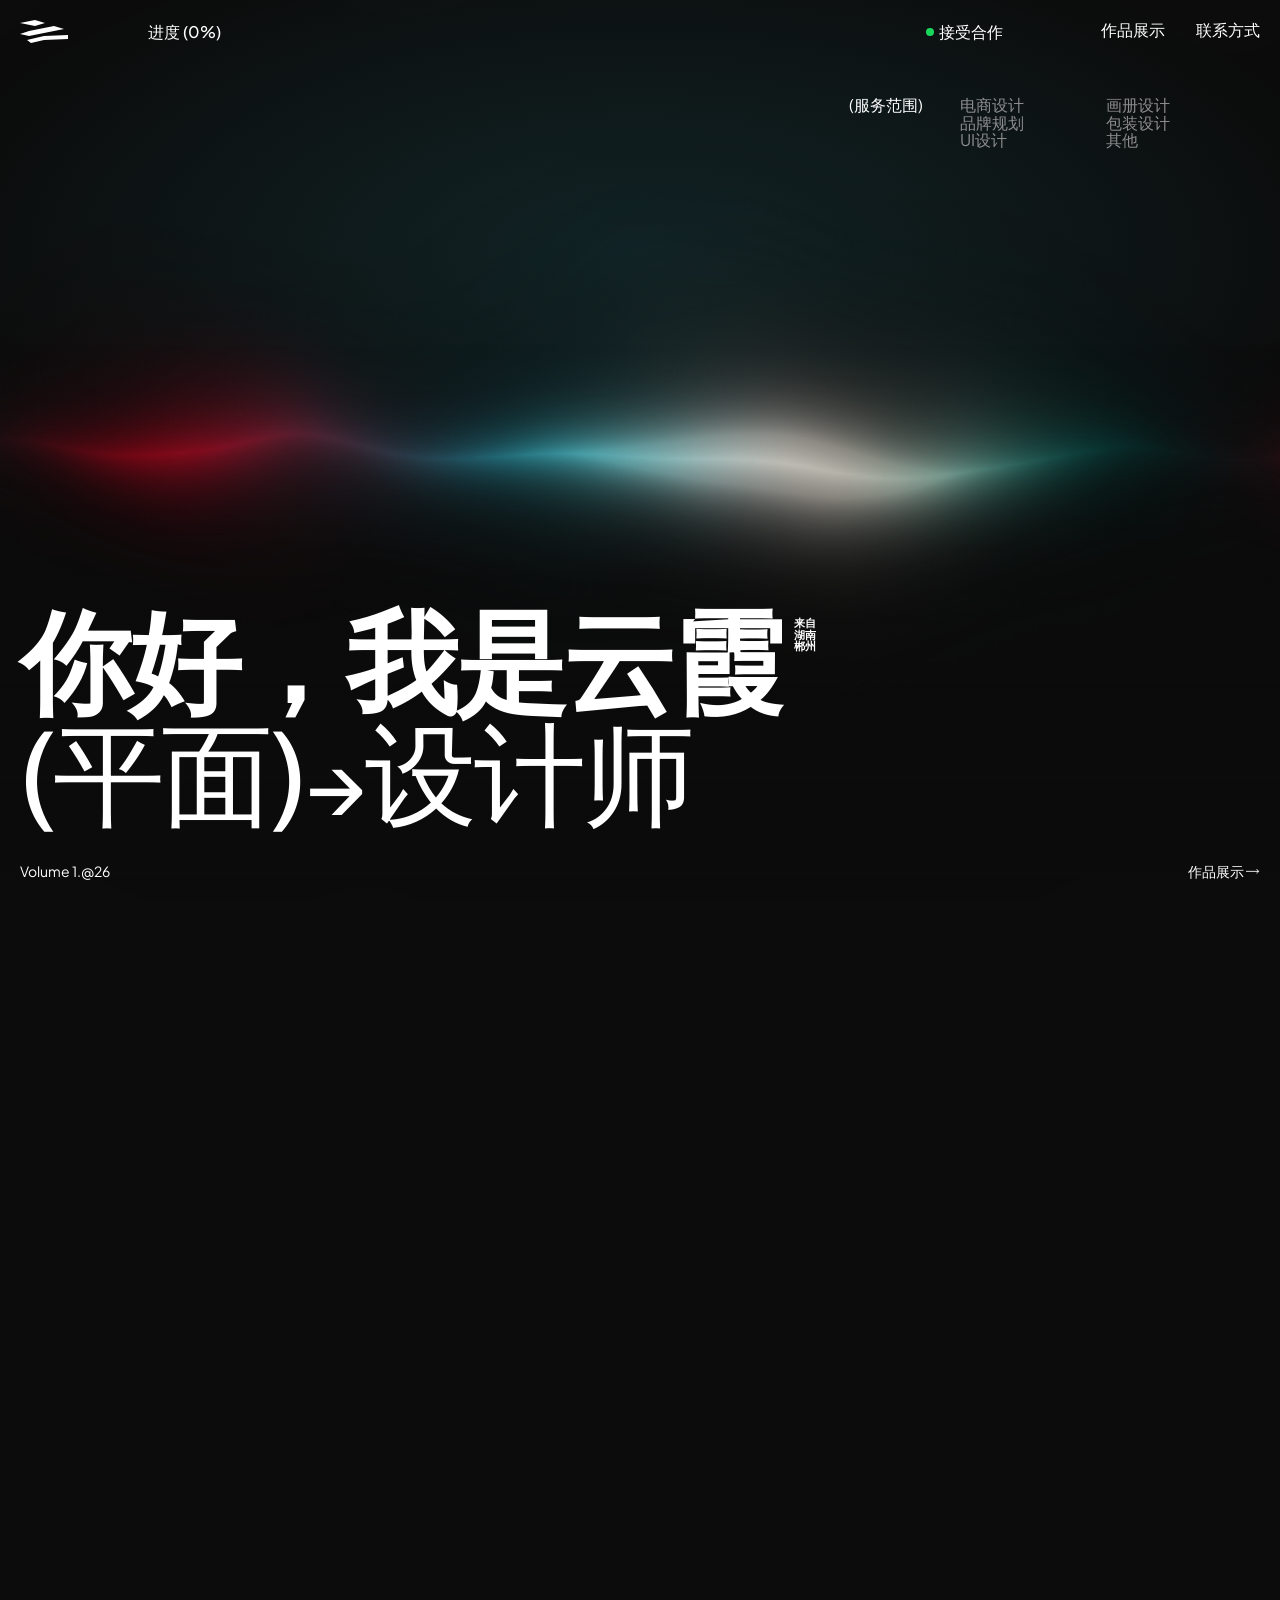
<file: index.html>
<!doctype html>
<html lang="zh-CN">
  <head>
    <meta charset="UTF-8" />
    <meta name="viewport" content="width=device-width, initial-scale=1.0" />
    <meta
      name="description"
      content="AIGC 视觉设计师个人作品集：生成图像、动态影像与艺术指导。"
    />
    <meta name="theme-color" content="#0c0c0c" />
    <title>AIGC Visual Designer — Portfolio</title>
    <link
      rel="icon"
      href="data:image/svg+xml,%3Csvg xmlns='http://www.w3.org/2000/svg' viewBox='0 0 64 64'%3E%3Crect width='64' height='64' fill='%230c0c0c'/%3E%3Cpath d='M10 14 31 10l23 4v5L30 22 10 19Zm0 24 21-4 23 4v5l-23 4-21-4Z' fill='%23fff'/%3E%3C/svg%3E"
    />
    <link rel="stylesheet" href="./styles.css" />
  </head>
  <body>
    <div class="page-progress" aria-hidden="true"><span data-progress-bar></span></div>

    <header class="topbar">
      <a class="brand-mark cursor-target" href="#top" data-home aria-label="返回首页" data-cursor-label="回到顶部">
        <svg viewBox="0 0 48 24" aria-hidden="true">
          <path d="M0 3 15 0l10 3-10 3L0 3Zm9 8 25-5 10 3-35 7-9-2 9-3Zm15 5 24-1v4l-24 1-13 3-4-3 17-4Z" />
        </svg>
      </a>
      <p class="scroll-status">进度 <span data-progress-text>(0%)</span></p>
      <p class="availability"><i></i>接受合作</p>
      <nav aria-label="主导航">
        <a class="cursor-target" href="#other-works" data-jump="playground" data-cursor-label="作品展示">作品展示</a>
        <a class="cursor-target" href="#contact" data-jump="contact" data-cursor-label="联系方式">联系方式</a>
      </nav>
    </header>

    <main class="scroll-stage" data-stage>
      <div class="sticky-viewport">
        <div class="horizontal-track" data-track>
          <section class="hero" id="top" aria-labelledby="hero-title">
            <div class="soft-aurora" data-soft-aurora aria-hidden="true">
              <canvas class="soft-aurora__canvas"></canvas>
            </div>
            <div class="services">
              <span class="muted-label">(服务范围)</span>
              <ul>
                <li><span class="long-label">电商设计</span><span class="short-label">电商设计</span></li>
                <li><span class="long-label">画册设计</span><span class="short-label">画册设计</span></li>
                <li><span class="long-label">品牌规划</span><span class="short-label">品牌规划</span></li>
                <li><span class="long-label">包装设计</span><span class="short-label">包装设计</span></li>
                <li><span class="long-label">UI设计</span><span class="short-label">UI设计</span></li>
                <li><span class="long-label">其他</span><span class="short-label">其他</span></li>
              </ul>
            </div>

            <div class="hero-content">
              <div class="hero-name-row">
                <h1 id="hero-title">你好，我是云霞</h1>
                <p class="from">
                  来自<br />
                  湖南<br />
                  郴州
                </p>
              </div>
              <div class="hero-role">
                <span>(平面)</span><b>→</b><span>设计师</span>
              </div>
            </div>

            <div class="hero-footer">
              <span>Volume 1.@26</span>
              <button class="cursor-target" type="button" data-enter-work data-cursor-label="查看项目">作品展示 ⟶</button>
            </div>
          </section>

          <div class="project-spacer" aria-hidden="true"></div>

          <section class="projects" id="work" aria-label="精选项目">
            <article class="project" data-project="01" data-reveal-project>
              <a class="project-link" href="./works/fengwu/" aria-label="查看风物项目">
                <img class="project-art" src="./assets/project-bloom.svg" alt="" />
                <span class="project-number">01</span>
                <div class="project-copy cursor-target" data-cursor-label="查看项目">
                  <span>(2026)</span>
                  <h2>风物</h2>
                </div>
                <div class="project-services">
                  <span>电商视觉</span>
                  <span>视觉设计师</span>
                </div>
                <span class="project-arrow" aria-hidden="true">↗</span>
              </a>
            </article>

            <article class="project" data-project="02">
              <a class="project-link" href="./works/ceyin/" aria-label="查看册印项目">
                <img class="project-art" src="./assets/project-soft.svg" alt="" />
                <span class="project-number">02</span>
                <div class="project-copy cursor-target" data-cursor-label="查看项目">
                  <span>(2026)</span>
                  <h2>册印</h2>
                </div>
                <div class="project-services">
                  <span>包装&amp;画册</span>
                  <span>平面设计师</span>
                </div>
                <span class="project-arrow" aria-hidden="true">↗</span>
              </a>
            </article>

            <article class="project" data-project="03">
              <a class="project-link" href="./works/biaoshi/" aria-label="查看标识项目">
                <img class="project-art" src="./assets/project-signal.svg" alt="" />
                <span class="project-number">03</span>
                <div class="project-copy cursor-target" data-cursor-label="查看项目">
                  <span>(2025)</span>
                  <h2>标识</h2>
                </div>
                <div class="project-services">
                  <span>品牌设计</span>
                  <span>品牌设计师</span>
                </div>
                <span class="project-arrow" aria-hidden="true">↗</span>
              </a>
            </article>

            <article class="project" data-project="04">
              <a class="project-link" href="./works/jiemian/" aria-label="查看界面项目">
                <img class="project-art" src="./assets/project-eden.svg" alt="" />
                <span class="project-number">04</span>
                <div class="project-copy cursor-target" data-cursor-label="查看项目">
                  <span>(2025)</span>
                  <h2>界面</h2>
                </div>
                <div class="project-services">
                  <span>UI交互</span>
                  <span>UI设计师</span>
                </div>
                <span class="project-arrow" aria-hidden="true">↗</span>
              </a>
            </article>

            <article class="project" data-project="05">
              <a class="project-link" href="./works/yuji/" aria-label="查看余迹项目">
                <img class="project-art" src="./assets/project-chrome.svg" alt="" />
                <span class="project-number">05</span>
                <div class="project-copy cursor-target" data-cursor-label="查看项目">
                  <span>(2024)</span>
                  <h2>余迹</h2>
                </div>
                <div class="project-services">
                  <span>多元设计</span>
                  <span>创意设计师</span>
                </div>
                <span class="project-arrow" aria-hidden="true">↗</span>
              </a>
            </article>
          </section>

          <section class="other-works" id="other-works" aria-labelledby="other-title">
            <header class="other-head">
              <h2 id="other-title">OTHER WORKS</h2>
              <span>SELECTED 2022—2026</span>
            </header>
            <div class="works-table">
              <div class="works-row works-heading" aria-hidden="true">
                <span>Name</span><span>Year</span><span>Services</span>
              </div>
              <a class="works-row cursor-target" href="#contact" data-cursor-label="查看">
                <span>LIQUID FUTURES</span><span>2026</span><span>Art Direction, Generative Image</span>
              </a>
              <a class="works-row cursor-target" href="#contact" data-cursor-label="查看">
                <span>SYNTHETIC FIELD</span><span>2025</span><span>Motion Film, AI Image</span>
              </a>
              <a class="works-row cursor-target" href="#contact" data-cursor-label="查看">
                <span>NEW MATTER</span><span>2025</span><span>Campaign, Creative Direction</span>
              </a>
              <a class="works-row cursor-target" href="#contact" data-cursor-label="查看">
                <span>SOFT ORBIT</span><span>2024</span><span>CGI, Product Visuals</span>
              </a>
              <a class="works-row cursor-target" href="#contact" data-cursor-label="查看">
                <span>CHROME DREAMS</span><span>2024</span><span>Image Series, Art Direction</span>
              </a>
              <a class="works-row cursor-target" href="#contact" data-cursor-label="查看">
                <span>SIGNAL STUDY</span><span>2024</span><span>Visual Identity, AI System</span>
              </a>
              <a class="works-row cursor-target" href="#contact" data-cursor-label="查看">
                <span>FIELD NOTES</span><span>2023</span><span>Editorial, Generative Image</span>
              </a>
              <a class="works-row cursor-target" href="#contact" data-cursor-label="查看">
                <span>NOCTURNE</span><span>2023</span><span>Motion, Sound Direction</span>
              </a>
              <a class="works-row cursor-target" href="#contact" data-cursor-label="查看">
                <span>MATTER / 02</span><span>2022</span><span>Visual Experiment</span>
              </a>
            </div>
          </section>

          <section class="philosophy" aria-labelledby="philosophy-title">
            <h2 id="philosophy-title">
              从想法到画面，<br />
              让设计更有方向
            </h2>

            <div class="philosophy-body">
              <figure class="about-portrait">
                <img src="./assets/about-portrait.svg" alt="AIGC 实验肖像占位" />
              </figure>
              <div class="philosophy-copy">
                <h3>(我的理念)</h3>
                <p>
                  我认为优秀的商业设计始于清晰的策略。我的创作覆盖品牌视觉、海报平面、动态影像，把商业诉求塑造成有目的、有生命力的视觉。
                </p>
                <p>
                  每个项目都从需求与差异化视角出发；工具可以更替，但氛围感、信息逻辑和视觉统一性，是不变的核心。
                </p>
                <h3>(我的方向)</h3>
                <ul class="practice-list">
                  <li>品牌设计</li>
                  <li>电商全案设计</li>
                  <li>线下物料设计</li>
                  <li>其他</li>
                </ul>
              </div>
              <figure class="hobby-art">
                <img src="./assets/hobby.svg" alt="红色生成艺术实验占位" />
              </figure>
            </div>
          </section>

          <section class="contact" id="contact" aria-labelledby="contact-title">
            <div class="contact-black" aria-hidden="true"></div>
            <div class="contact-red">
              <h2 id="contact-title">LET’S ✱<br />CONNECT</h2>
              <div class="contact-intro">
                <p>
                  有设计需求吗？欢迎聊聊，我可以把你的想法变成清晰、有质感的视觉方案。
                </p>
              </div>
              <dl class="contact-profile">
                <div><dt>身份</dt><dd>平面设计师</dd></div>
                <div><dt>方向</dt><dd>AIGC 视觉设计</dd></div>
                <div><dt>状态</dt><dd><i></i>接受合作</dd></div>
              </dl>
              <div class="contact-consult">
                <p class="contact-label">合作咨询</p>
                <a class="cursor-target" href="mailto:3428858775@qq.com" data-cursor-label="写邮件">
                  <span>邮箱</span><b>3428858775@qq.com</b>
                </a>
                <p><span>微信</span><b>vein_July0804</b></p>
                <a class="cursor-target" href="tel:+8617773553775" data-cursor-label="拨打电话">
                  <span>电话</span><b>17773553775</b>
                </a>
              </div>
              <div class="contact-footer">
                <p>站酷账号</p>
                <a class="cursor-target" href="https://www.zcool.com.cn/u/" target="_blank" rel="noreferrer" data-cursor-label="访问主页">
                  www.zcool.com.cn/u/ <span>↗</span>
                </a>
              </div>
            </div>
          </section>
        </div>
      </div>
    </main>

    <script src="./soft-aurora.js"></script>
    <script src="./target-cursor.js"></script>
    <script src="./script.js"></script>
  </body>
</html>
</file>
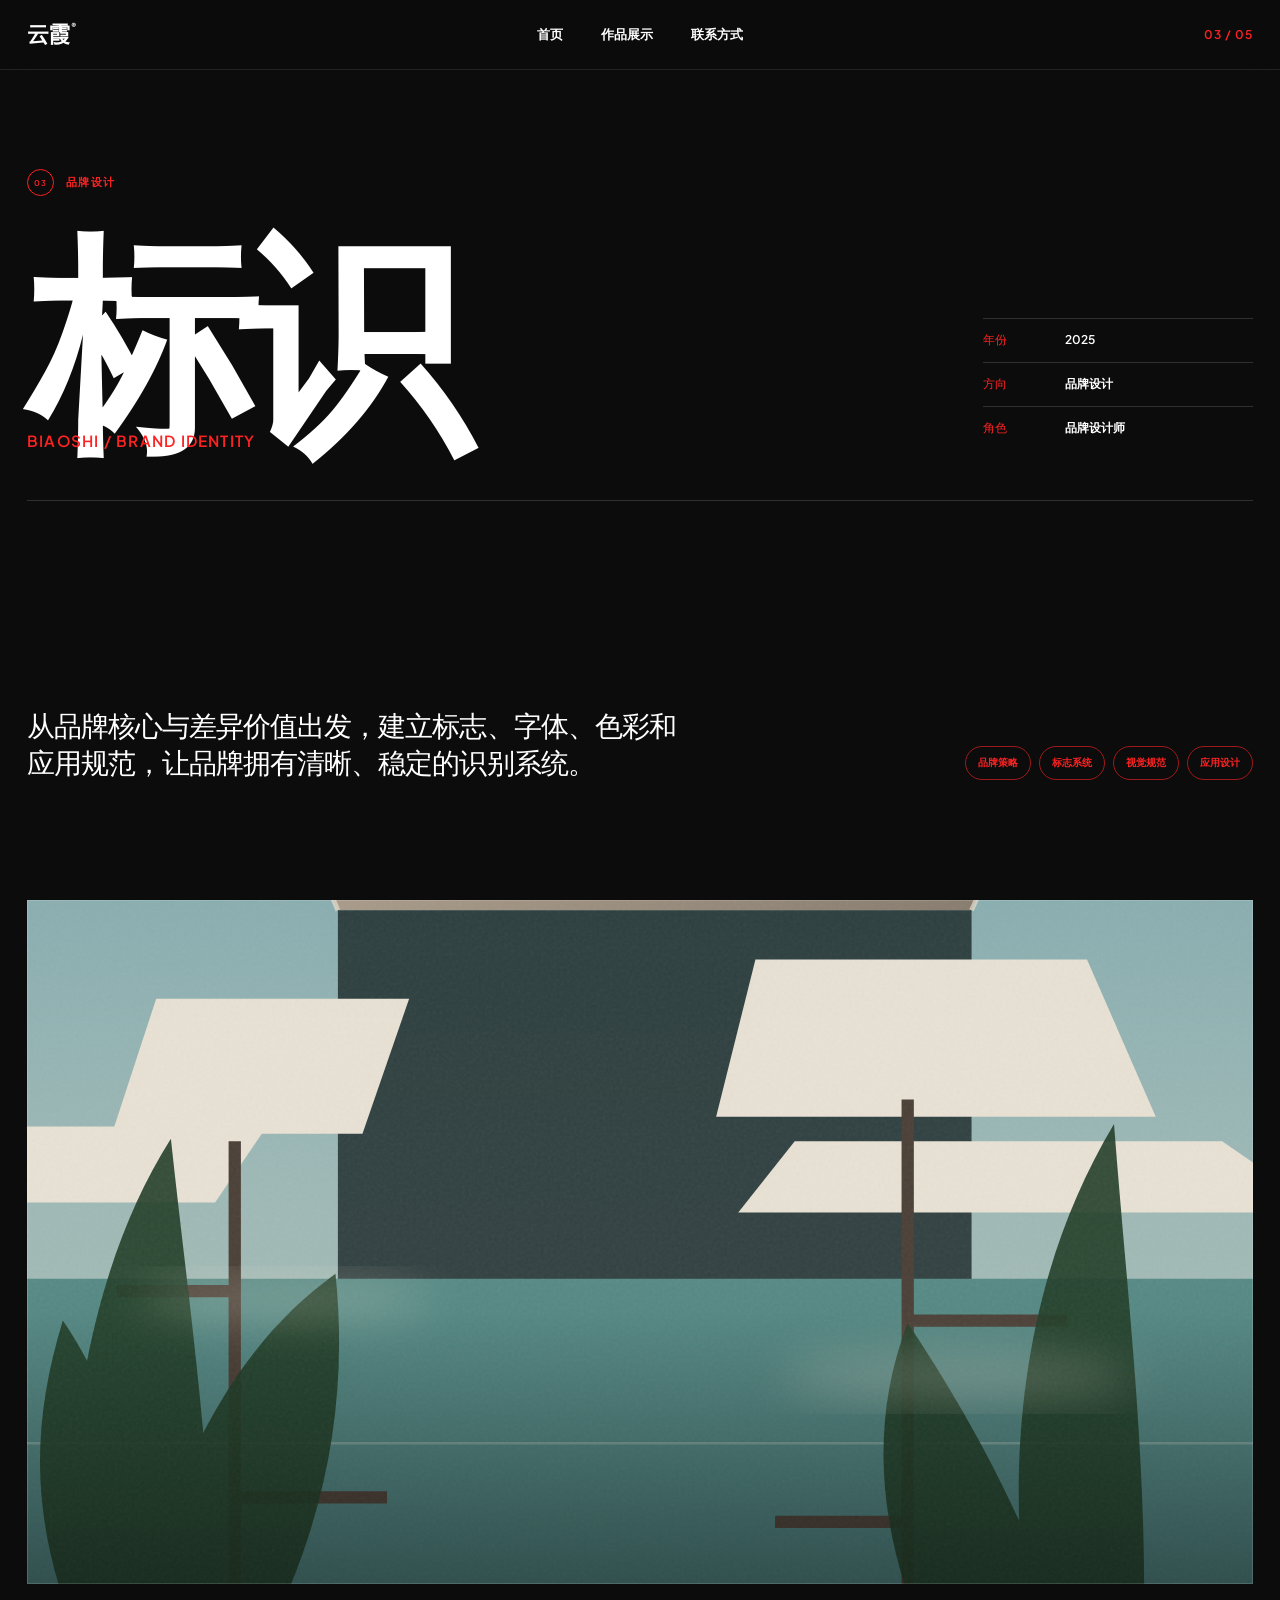
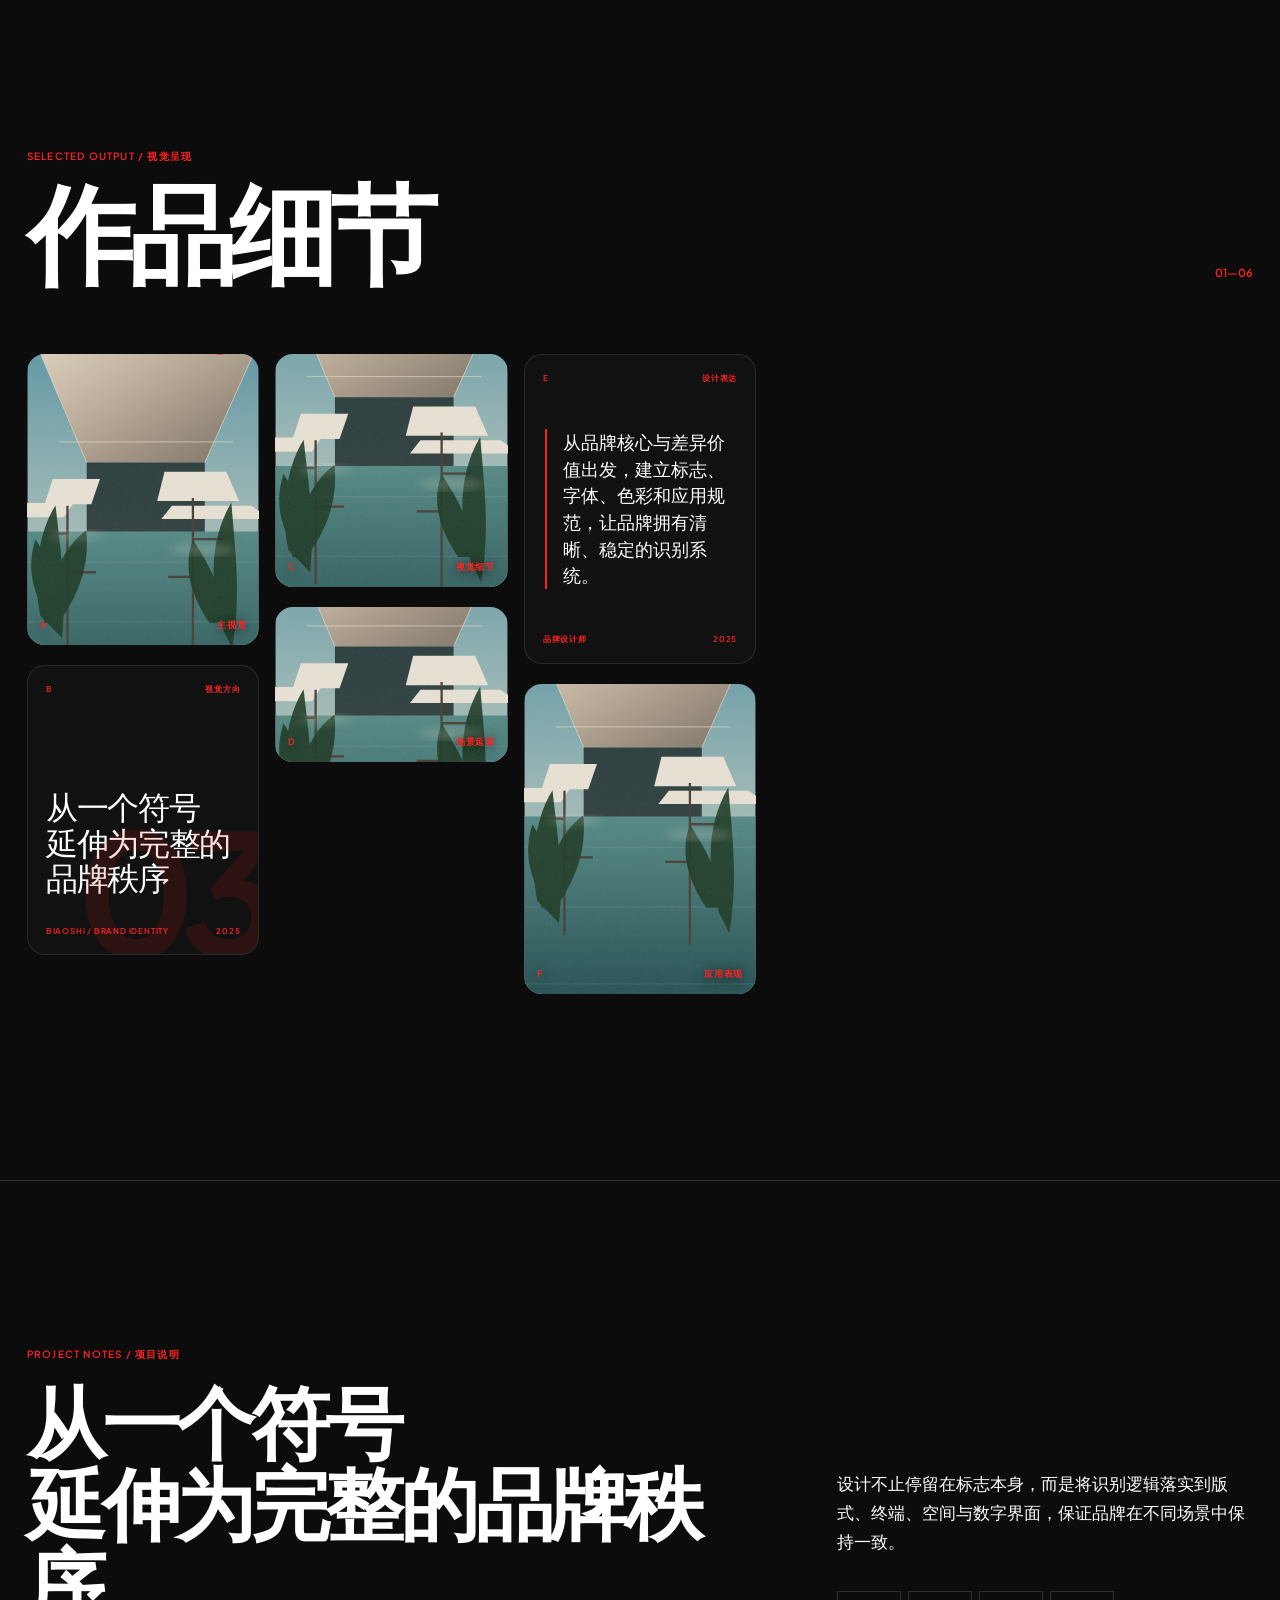
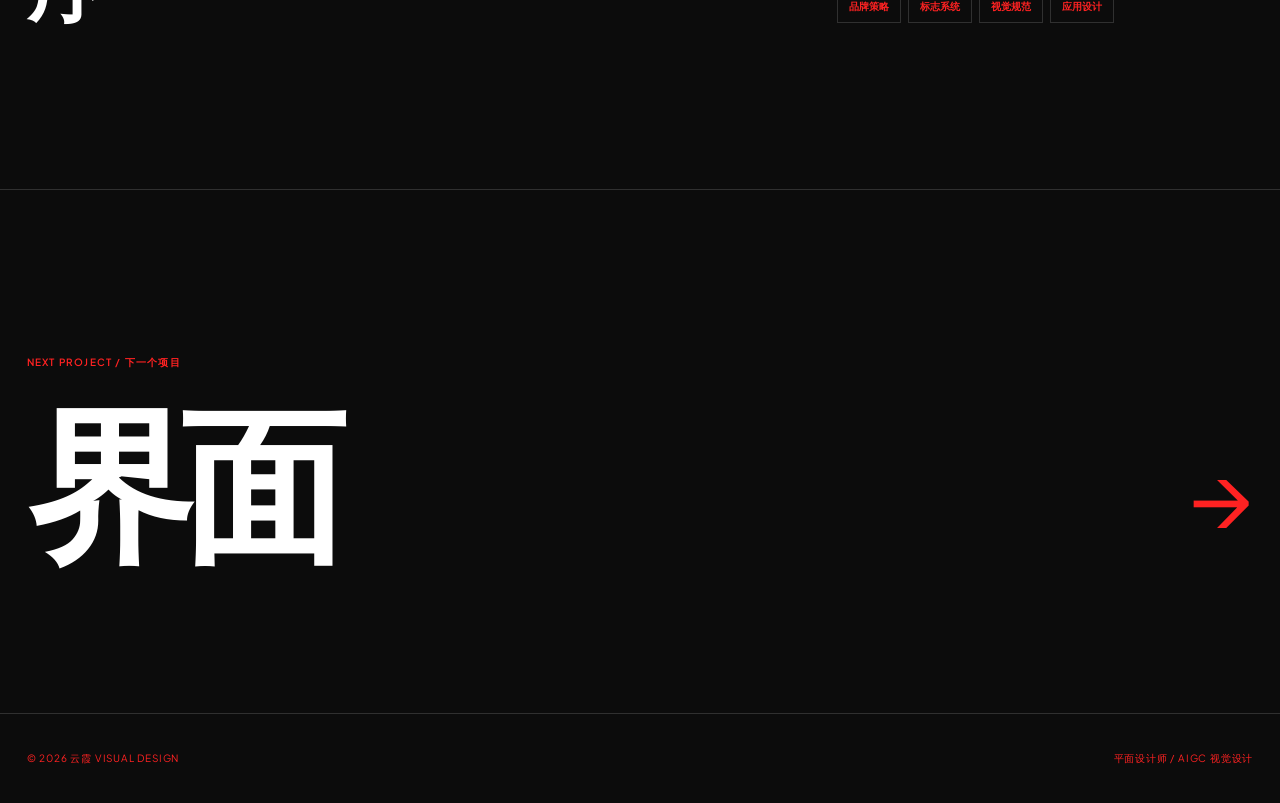
<file: works/biaoshi/index.html>
<!doctype html>
<html lang="zh-CN">
  <head>
    <meta charset="UTF-8" />
    <meta name="viewport" content="width=device-width, initial-scale=1.0" />
    <meta name="description" content="云霞视觉设计项目：标识，品牌设计与品牌视觉系统。" />
    <title>标识｜云霞视觉设计</title>
    <link rel="stylesheet" href="../project.css" />
  </head>
  <body data-project="biaoshi">
    <div class="project-progress"><span data-project-progress></span></div>
    <header class="project-nav">
      <a class="project-logo cursor-target" href="../../index.html" data-cursor-label="返回首页">云霞<span>®</span></a>
      <nav>
        <a class="cursor-target" href="../../index.html" data-cursor-label="首页">首页</a>
        <a class="cursor-target" href="../../index.html#other-works" data-cursor-label="作品展示">作品展示</a>
        <a class="cursor-target" href="../../index.html#contact" data-cursor-label="联系方式">联系方式</a>
      </nav>
      <span class="project-counter" data-project-counter>03 / 05</span>
    </header>
    <main class="project-main">
      <section class="project-hero">
        <div><p class="project-kicker"><span data-hero-index>03</span><span data-hero-category>品牌设计</span></p><h1 data-hero-title>标识</h1><p class="project-english" data-hero-english></p></div>
        <dl class="project-meta"><div><dt>年份</dt><dd data-project-year>2025</dd></div><div><dt>方向</dt><dd data-project-category></dd></div><div><dt>角色</dt><dd data-project-role></dd></div></dl>
        <div class="project-intro"><p data-hero-intro></p><ul class="project-tags" data-project-tags></ul></div>
      </section>
      <figure class="hero-cover" data-cover-frame><img data-cover-image src="../../assets/project-signal.svg" alt="标识项目主视觉" /></figure>
      <section class="gallery-section"><header class="gallery-head" data-reveal><div><p>SELECTED OUTPUT / 视觉呈现</p><h2>作品细节</h2></div><span>01—06</span></header><div class="project-gallery" data-project-gallery></div></section>
      <section class="project-notes"><div data-reveal><p class="notes-label">PROJECT NOTES / 项目说明</p><h2 data-note-title></h2></div><div class="notes-copy" data-reveal><p data-note-copy></p><div class="notes-tags" data-note-tags></div></div></section>
      <a class="next-project cursor-target" href="../jiemian/" data-next-link data-cursor-label="查看下一个项目"><div><p class="next-label">NEXT PROJECT / 下一个项目</p><h2 data-next-title>界面</h2></div><span class="next-arrow">→</span></a>
      <footer class="project-footer"><span>© 2026 云霞 VISUAL DESIGN</span><span>平面设计师 / AIGC 视觉设计</span></footer>
    </main>
    <script src="../project.js"></script>
    <script src="../../target-cursor.js"></script>
  </body>
</html>
</file>
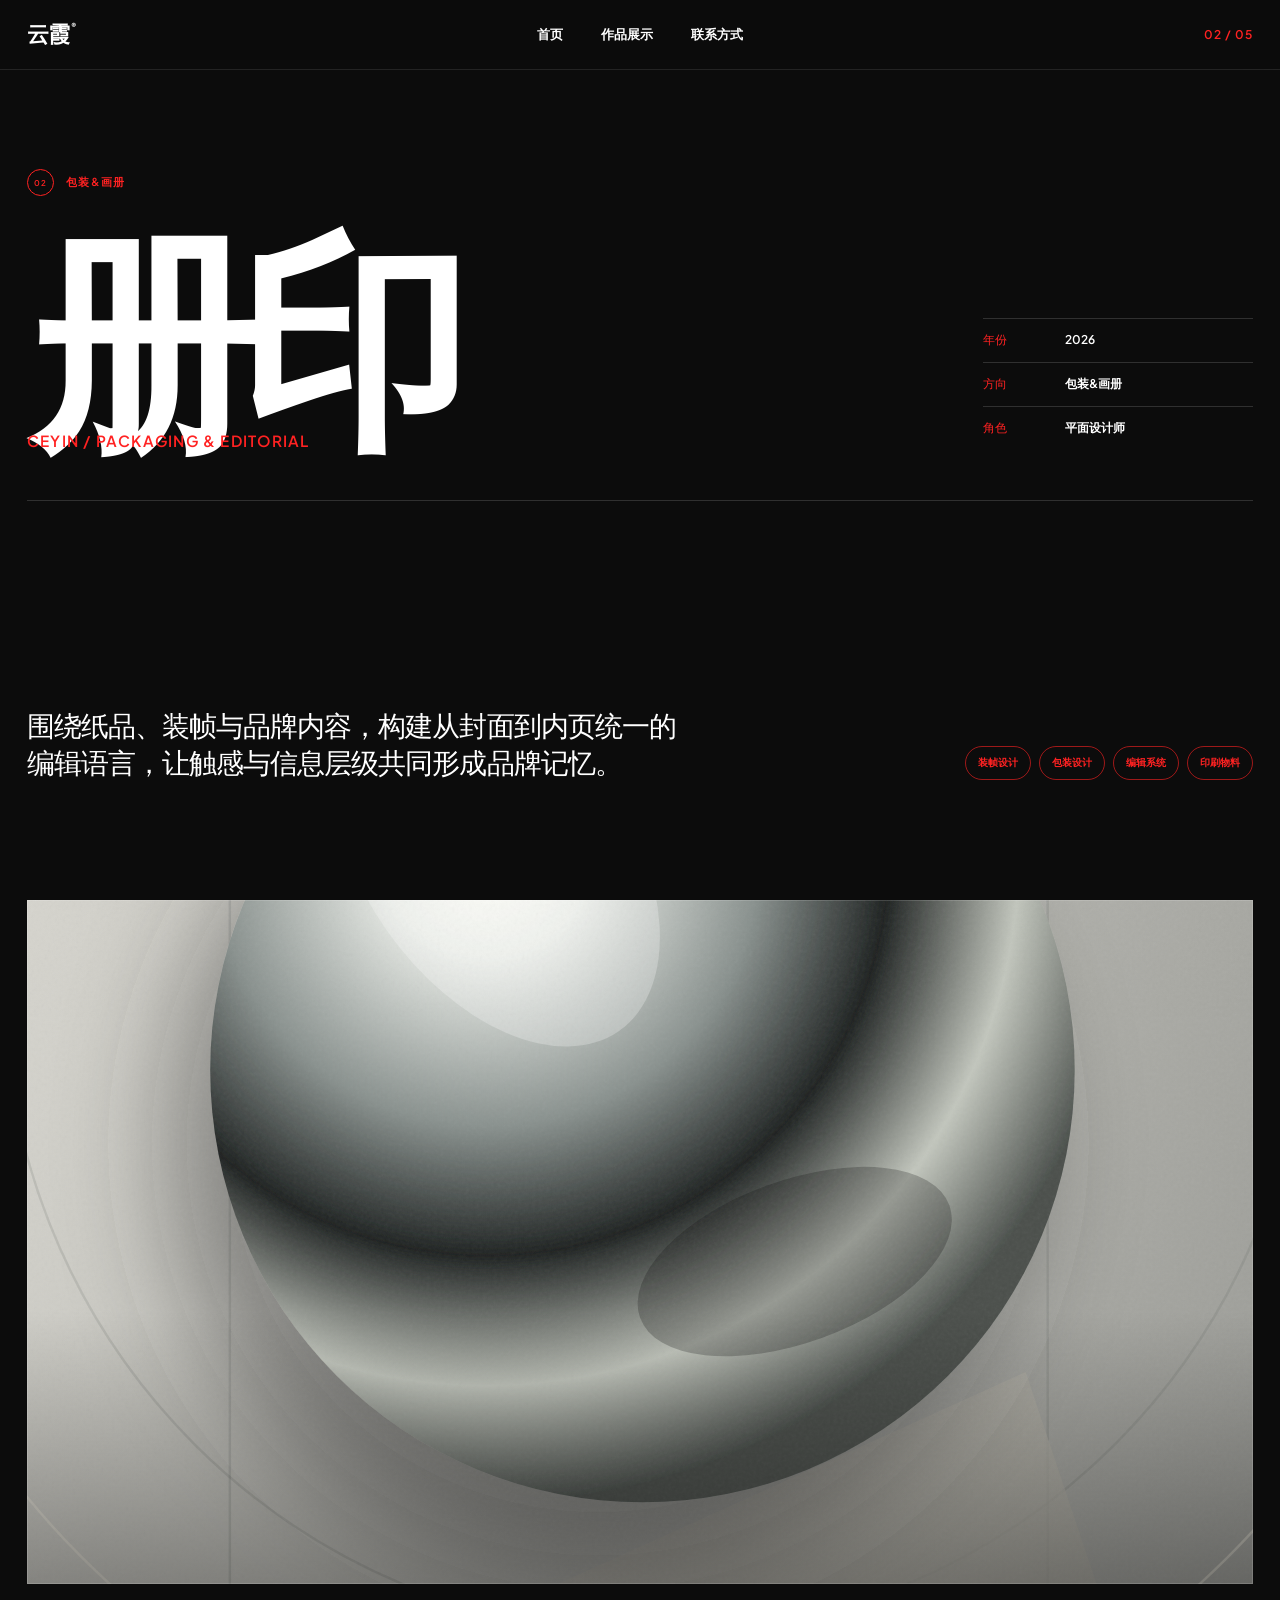
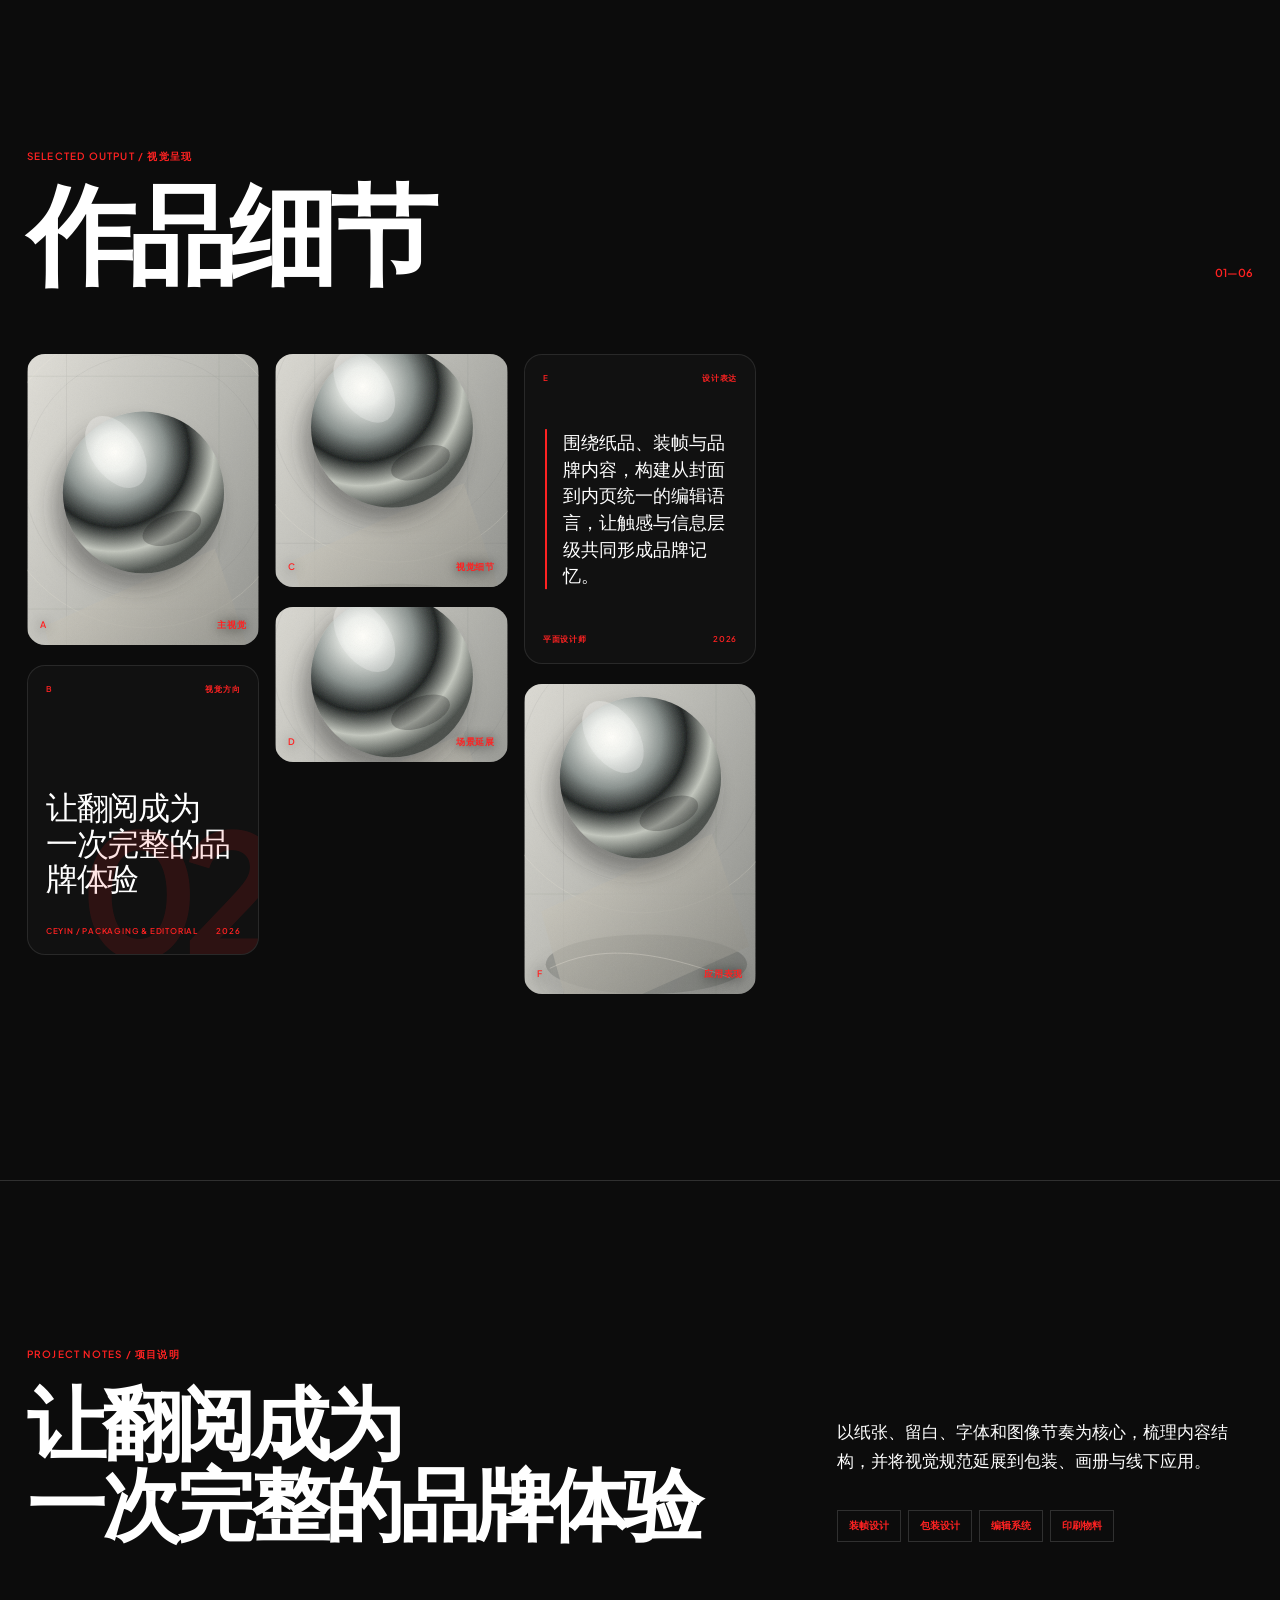
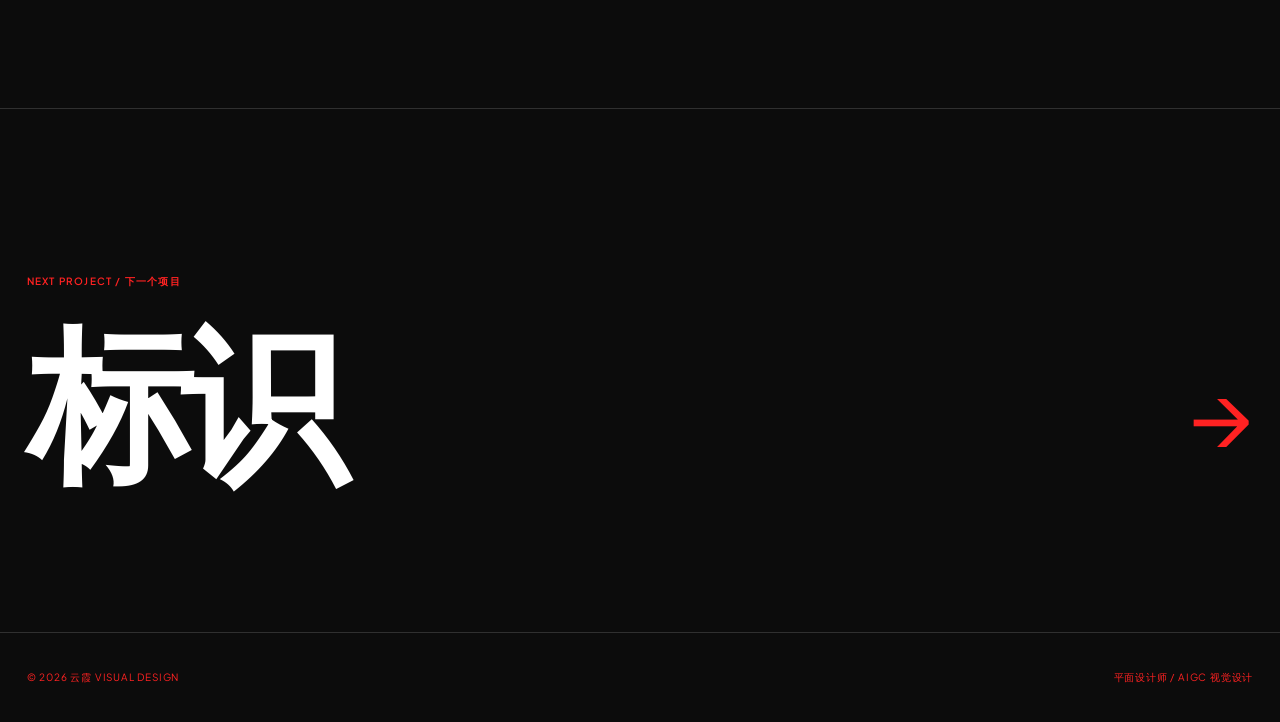
<file: works/ceyin/index.html>
<!doctype html>
<html lang="zh-CN">
  <head>
    <meta charset="UTF-8" />
    <meta name="viewport" content="width=device-width, initial-scale=1.0" />
    <meta name="description" content="云霞视觉设计项目：册印，包装与画册设计。" />
    <title>册印｜云霞视觉设计</title>
    <link rel="stylesheet" href="../project.css" />
  </head>
  <body data-project="ceyin">
    <div class="project-progress"><span data-project-progress></span></div>
    <header class="project-nav">
      <a class="project-logo cursor-target" href="../../index.html" data-cursor-label="返回首页">云霞<span>®</span></a>
      <nav>
        <a class="cursor-target" href="../../index.html" data-cursor-label="首页">首页</a>
        <a class="cursor-target" href="../../index.html#other-works" data-cursor-label="作品展示">作品展示</a>
        <a class="cursor-target" href="../../index.html#contact" data-cursor-label="联系方式">联系方式</a>
      </nav>
      <span class="project-counter" data-project-counter>02 / 05</span>
    </header>
    <main class="project-main">
      <section class="project-hero">
        <div><p class="project-kicker"><span data-hero-index>02</span><span data-hero-category>包装&画册</span></p><h1 data-hero-title>册印</h1><p class="project-english" data-hero-english></p></div>
        <dl class="project-meta"><div><dt>年份</dt><dd data-project-year>2026</dd></div><div><dt>方向</dt><dd data-project-category></dd></div><div><dt>角色</dt><dd data-project-role></dd></div></dl>
        <div class="project-intro"><p data-hero-intro></p><ul class="project-tags" data-project-tags></ul></div>
      </section>
      <figure class="hero-cover" data-cover-frame><img data-cover-image src="../../assets/project-soft.svg" alt="册印项目主视觉" /></figure>
      <section class="gallery-section"><header class="gallery-head" data-reveal><div><p>SELECTED OUTPUT / 视觉呈现</p><h2>作品细节</h2></div><span>01—06</span></header><div class="project-gallery" data-project-gallery></div></section>
      <section class="project-notes"><div data-reveal><p class="notes-label">PROJECT NOTES / 项目说明</p><h2 data-note-title></h2></div><div class="notes-copy" data-reveal><p data-note-copy></p><div class="notes-tags" data-note-tags></div></div></section>
      <a class="next-project cursor-target" href="../biaoshi/" data-next-link data-cursor-label="查看下一个项目"><div><p class="next-label">NEXT PROJECT / 下一个项目</p><h2 data-next-title>标识</h2></div><span class="next-arrow">→</span></a>
      <footer class="project-footer"><span>© 2026 云霞 VISUAL DESIGN</span><span>平面设计师 / AIGC 视觉设计</span></footer>
    </main>
    <script src="../project.js"></script>
    <script src="../../target-cursor.js"></script>
  </body>
</html>
</file>
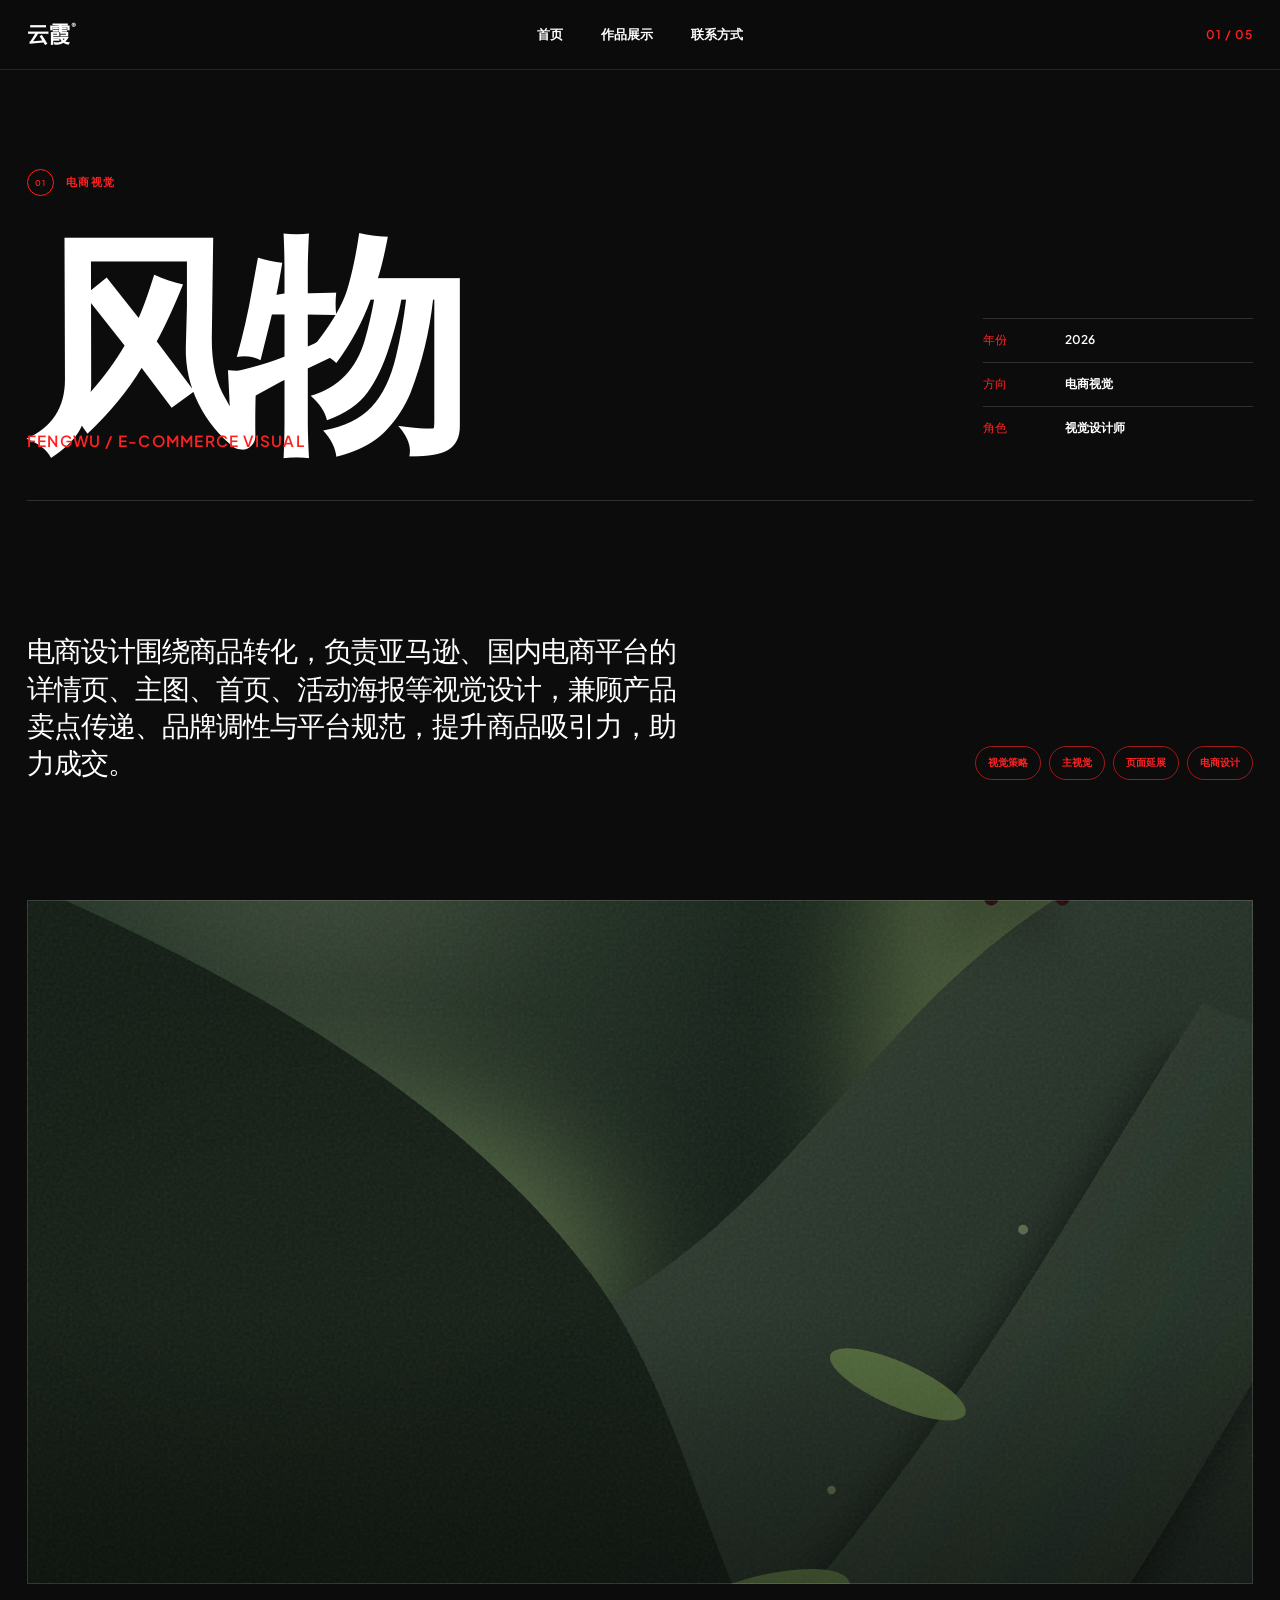
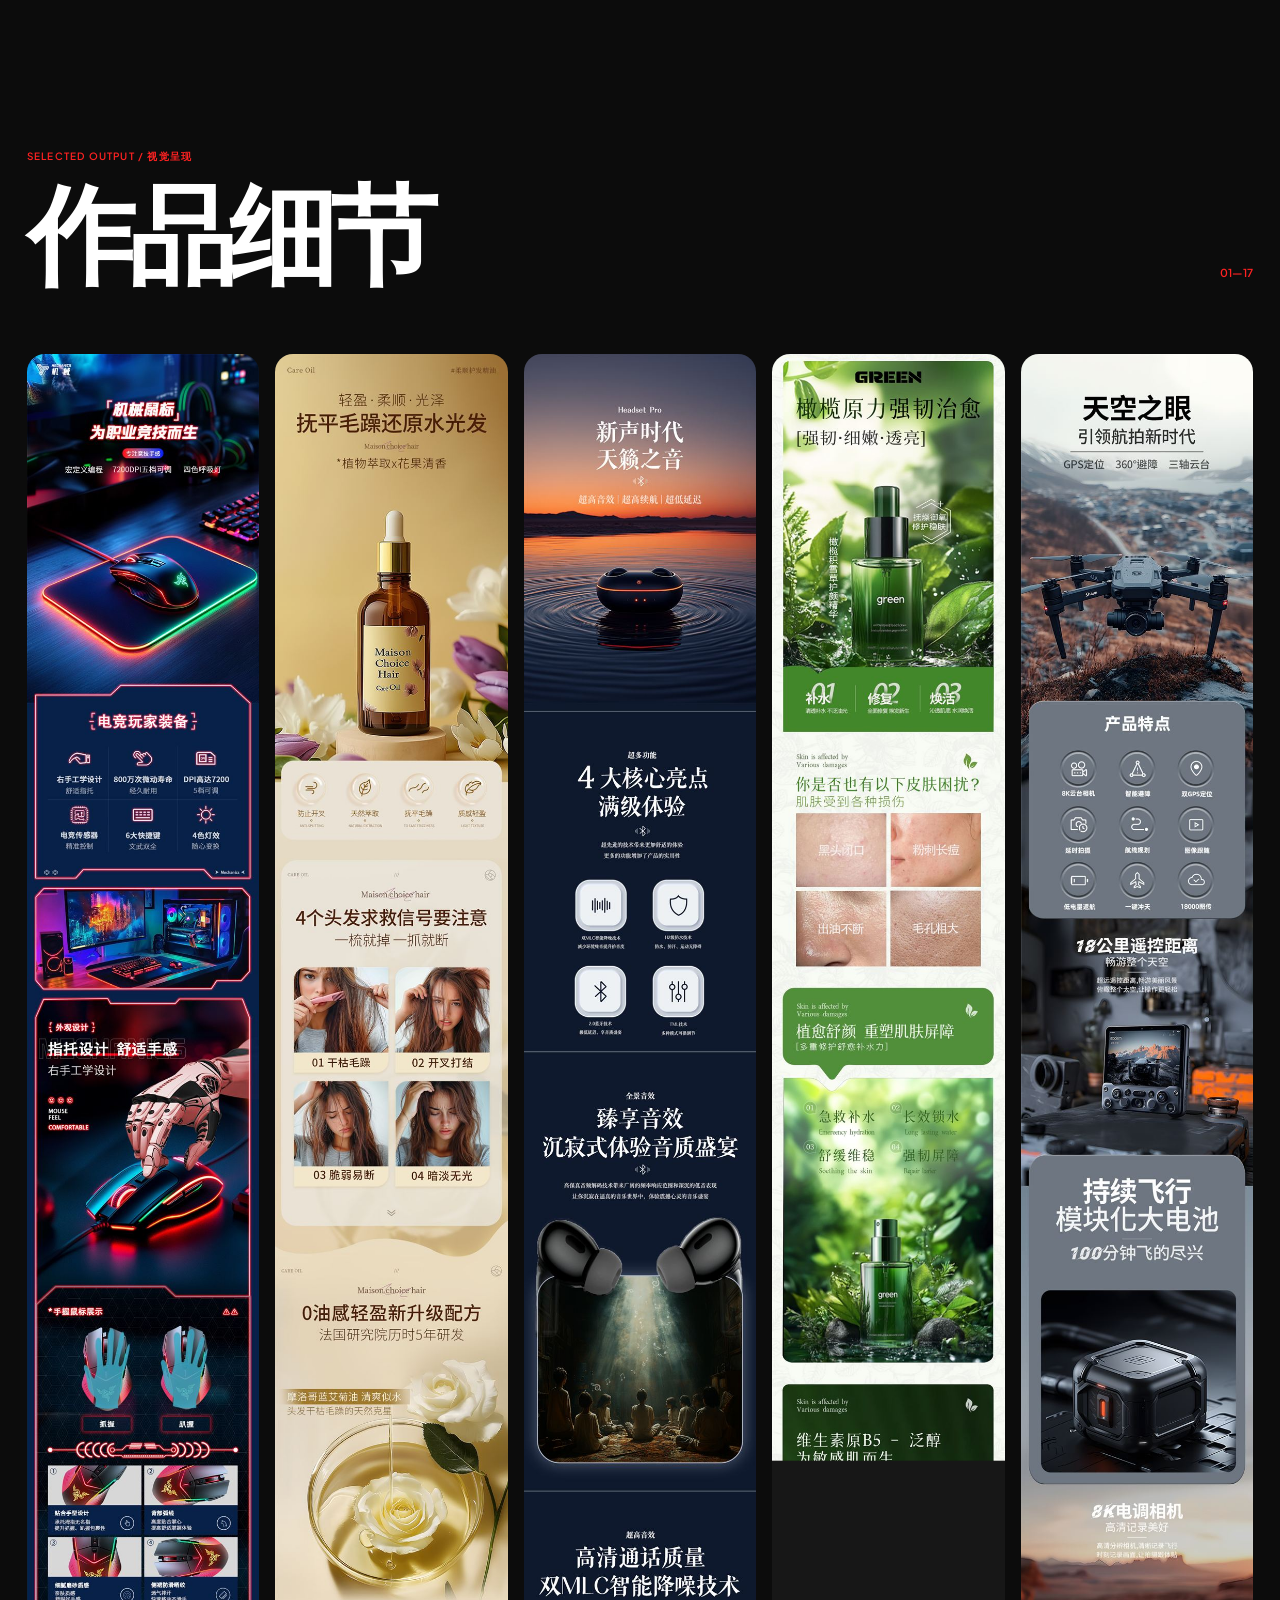
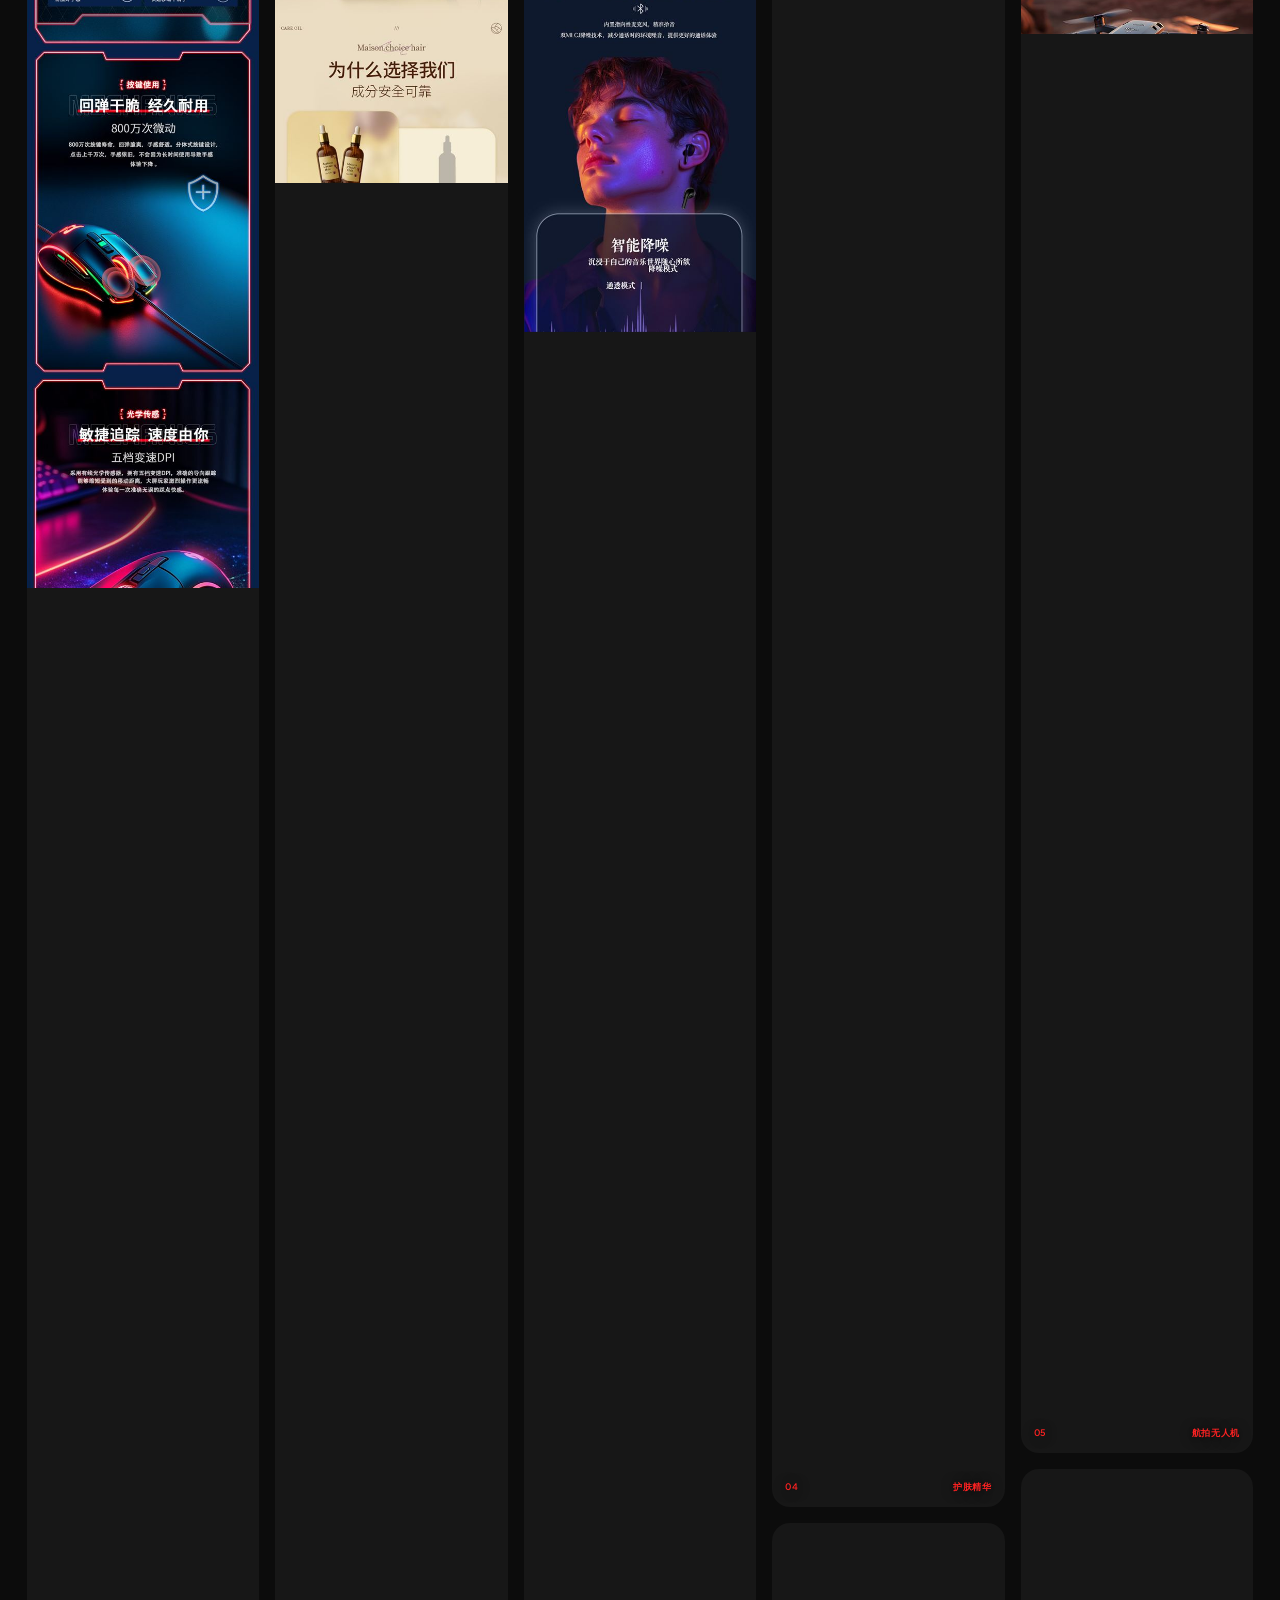
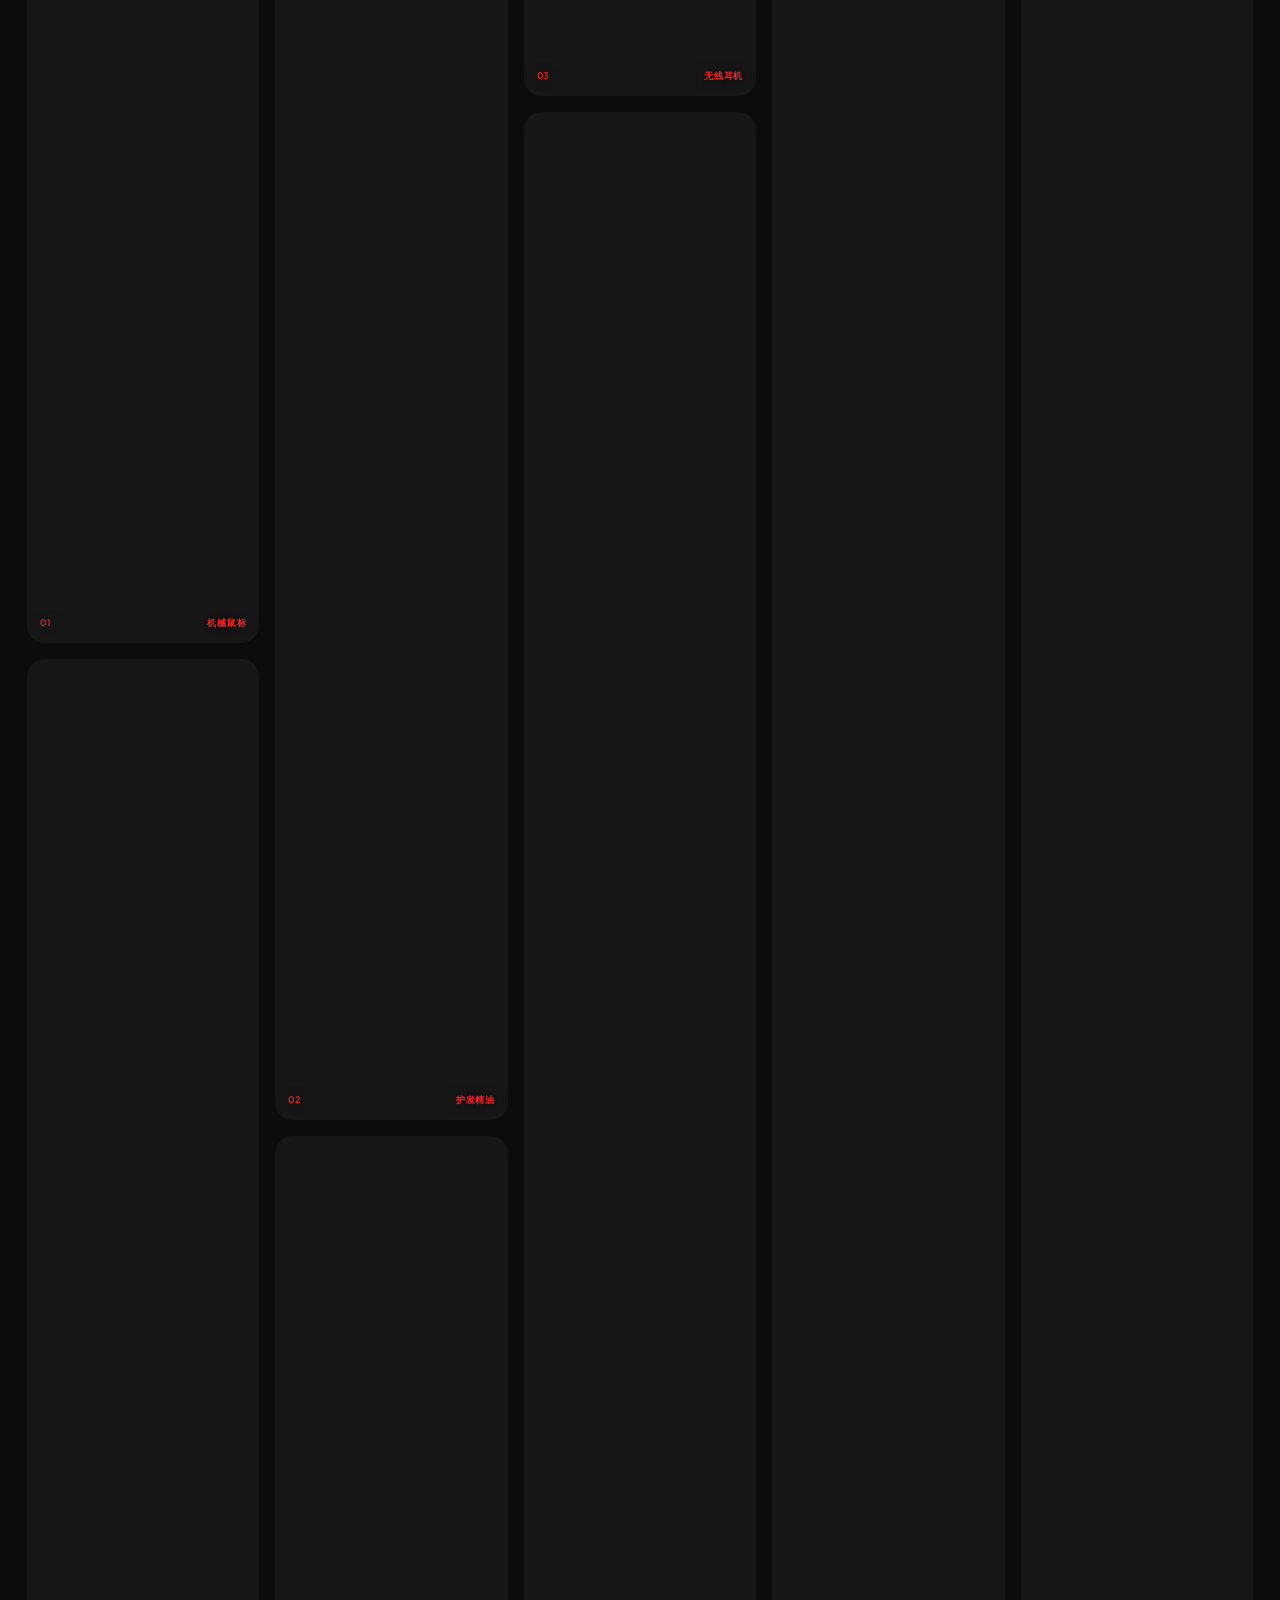
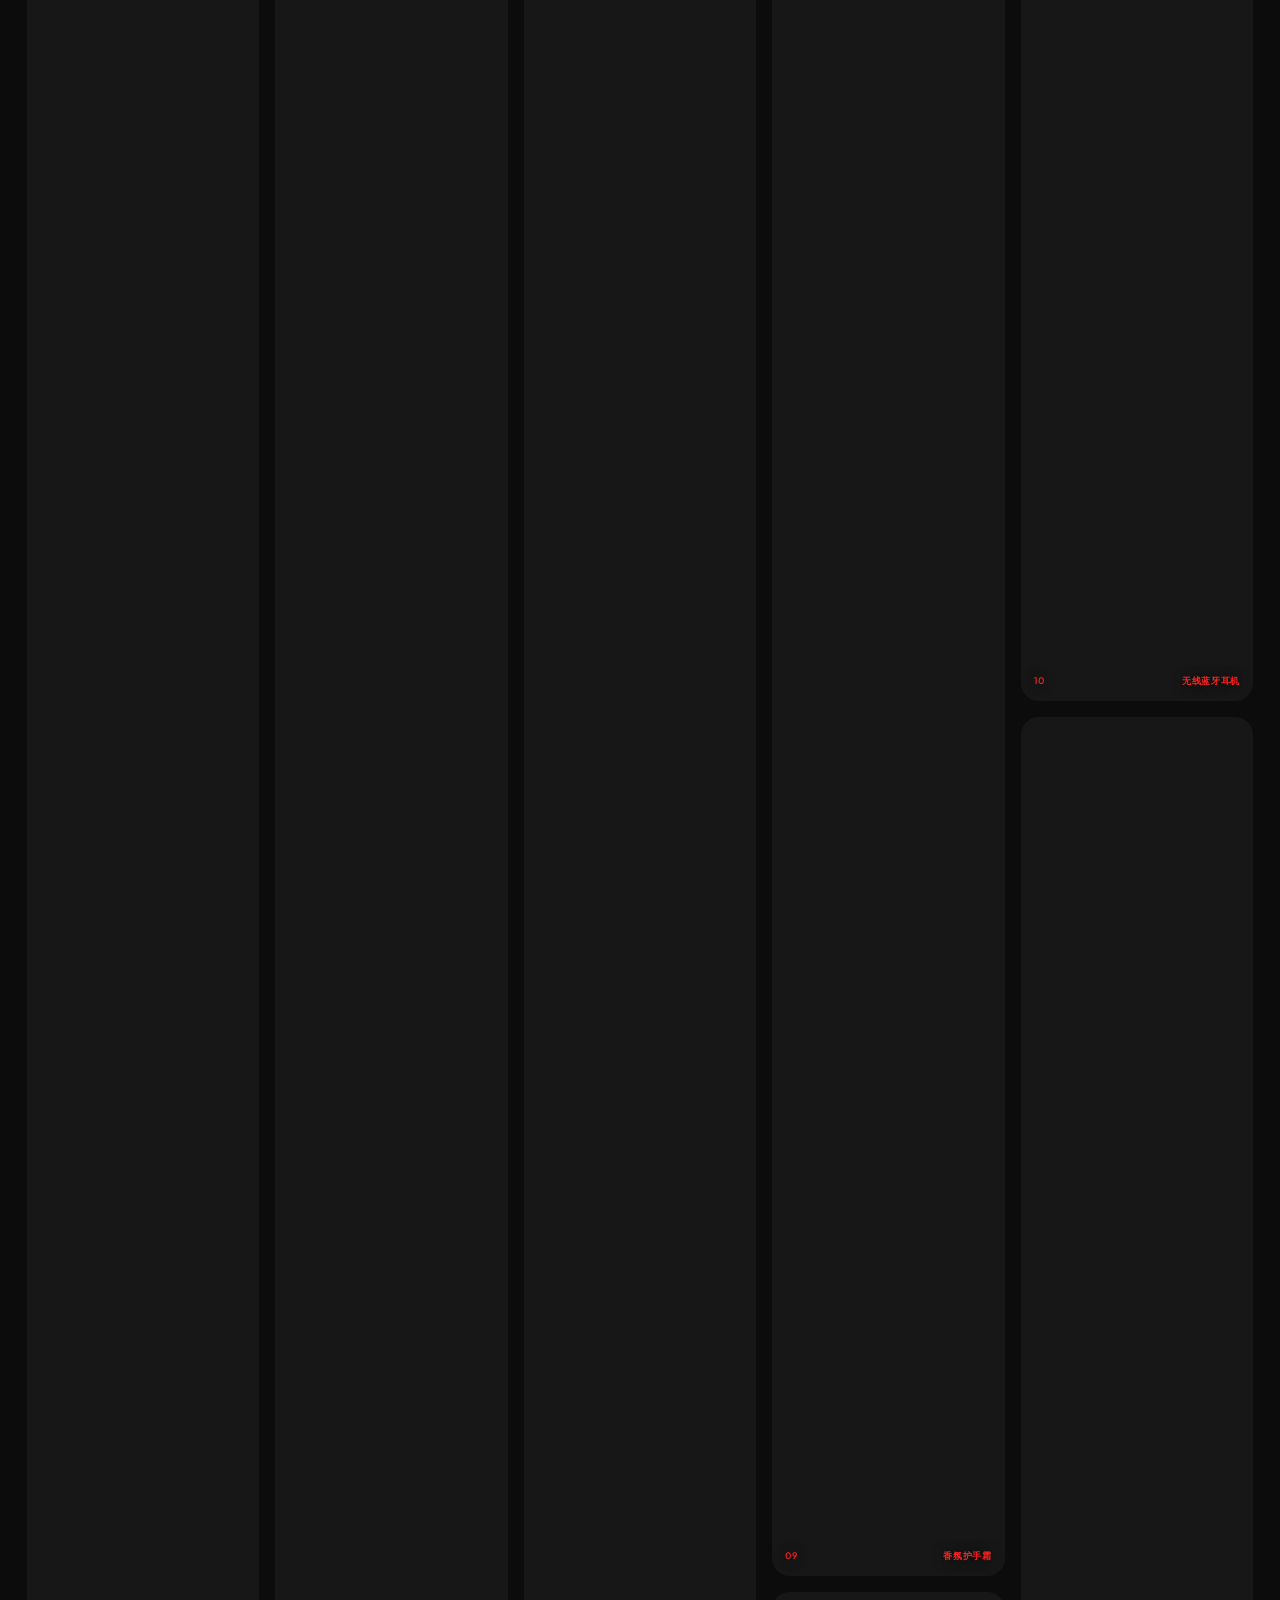
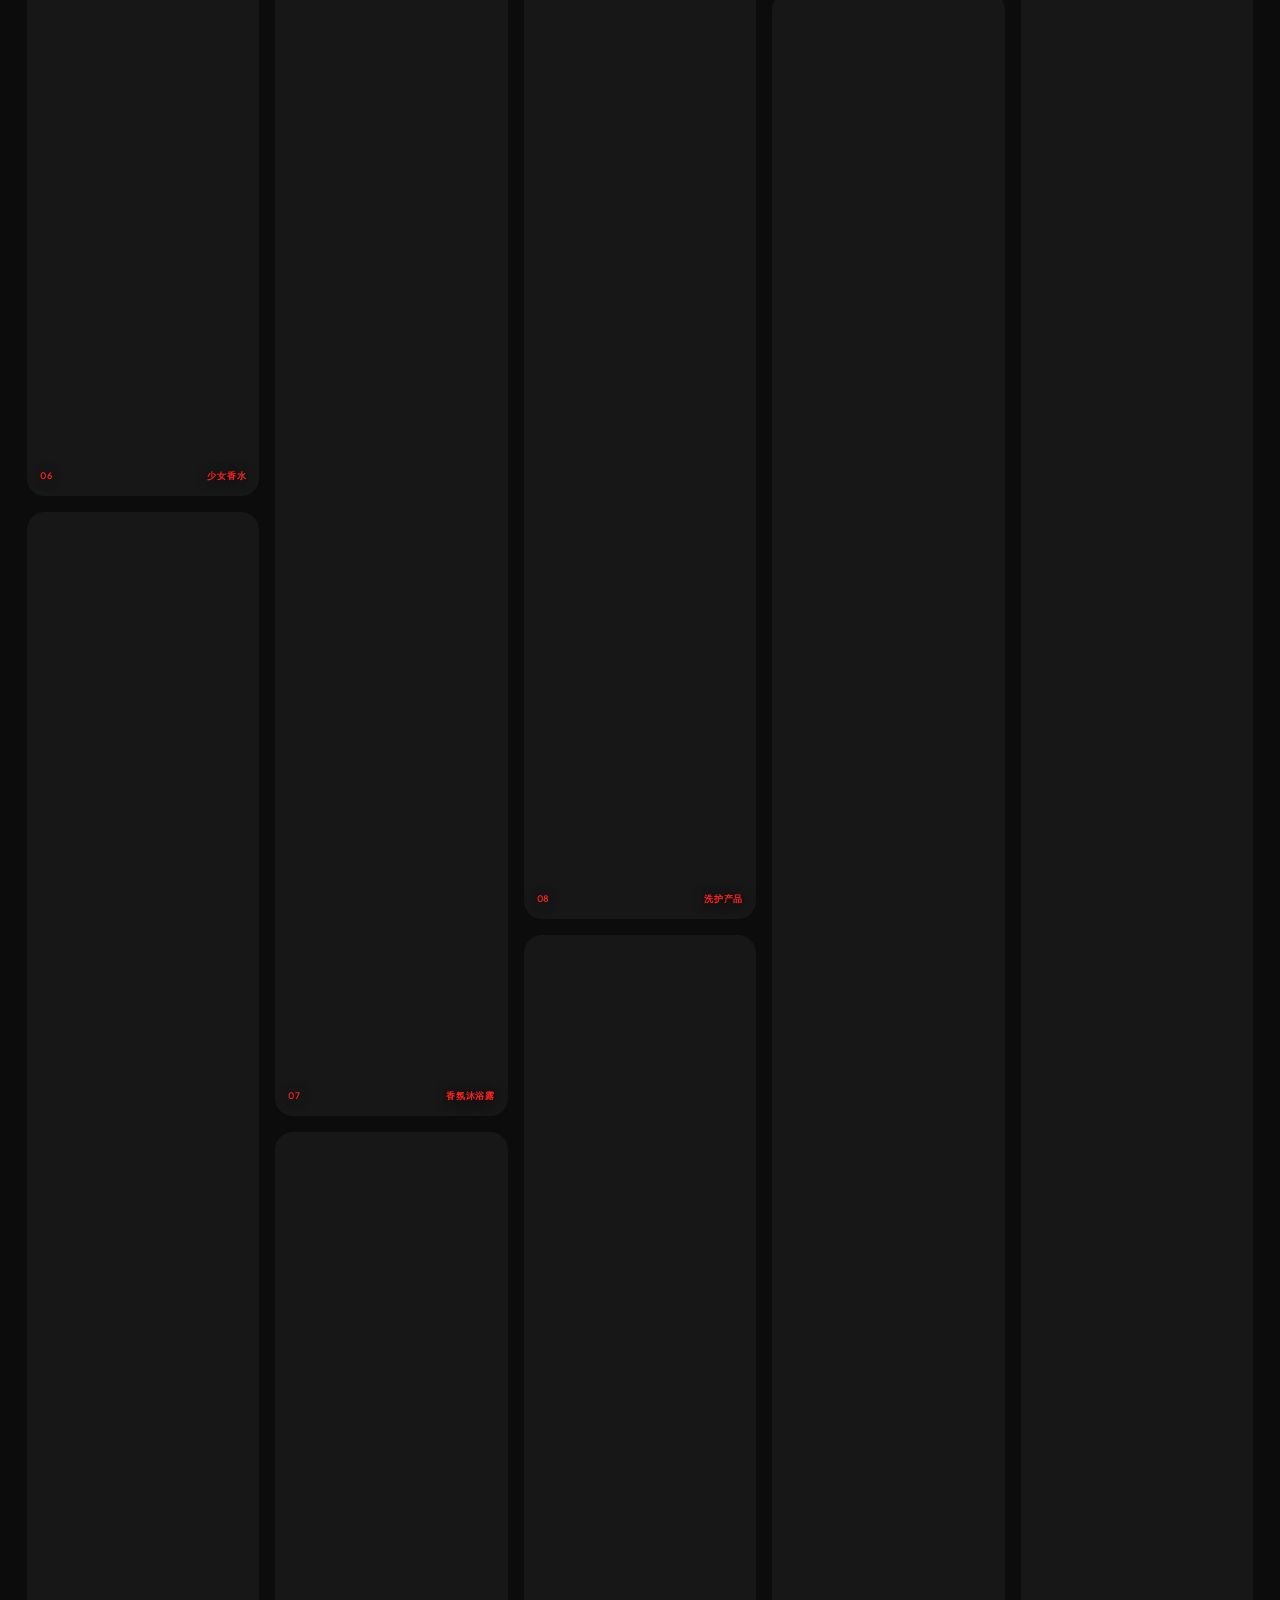
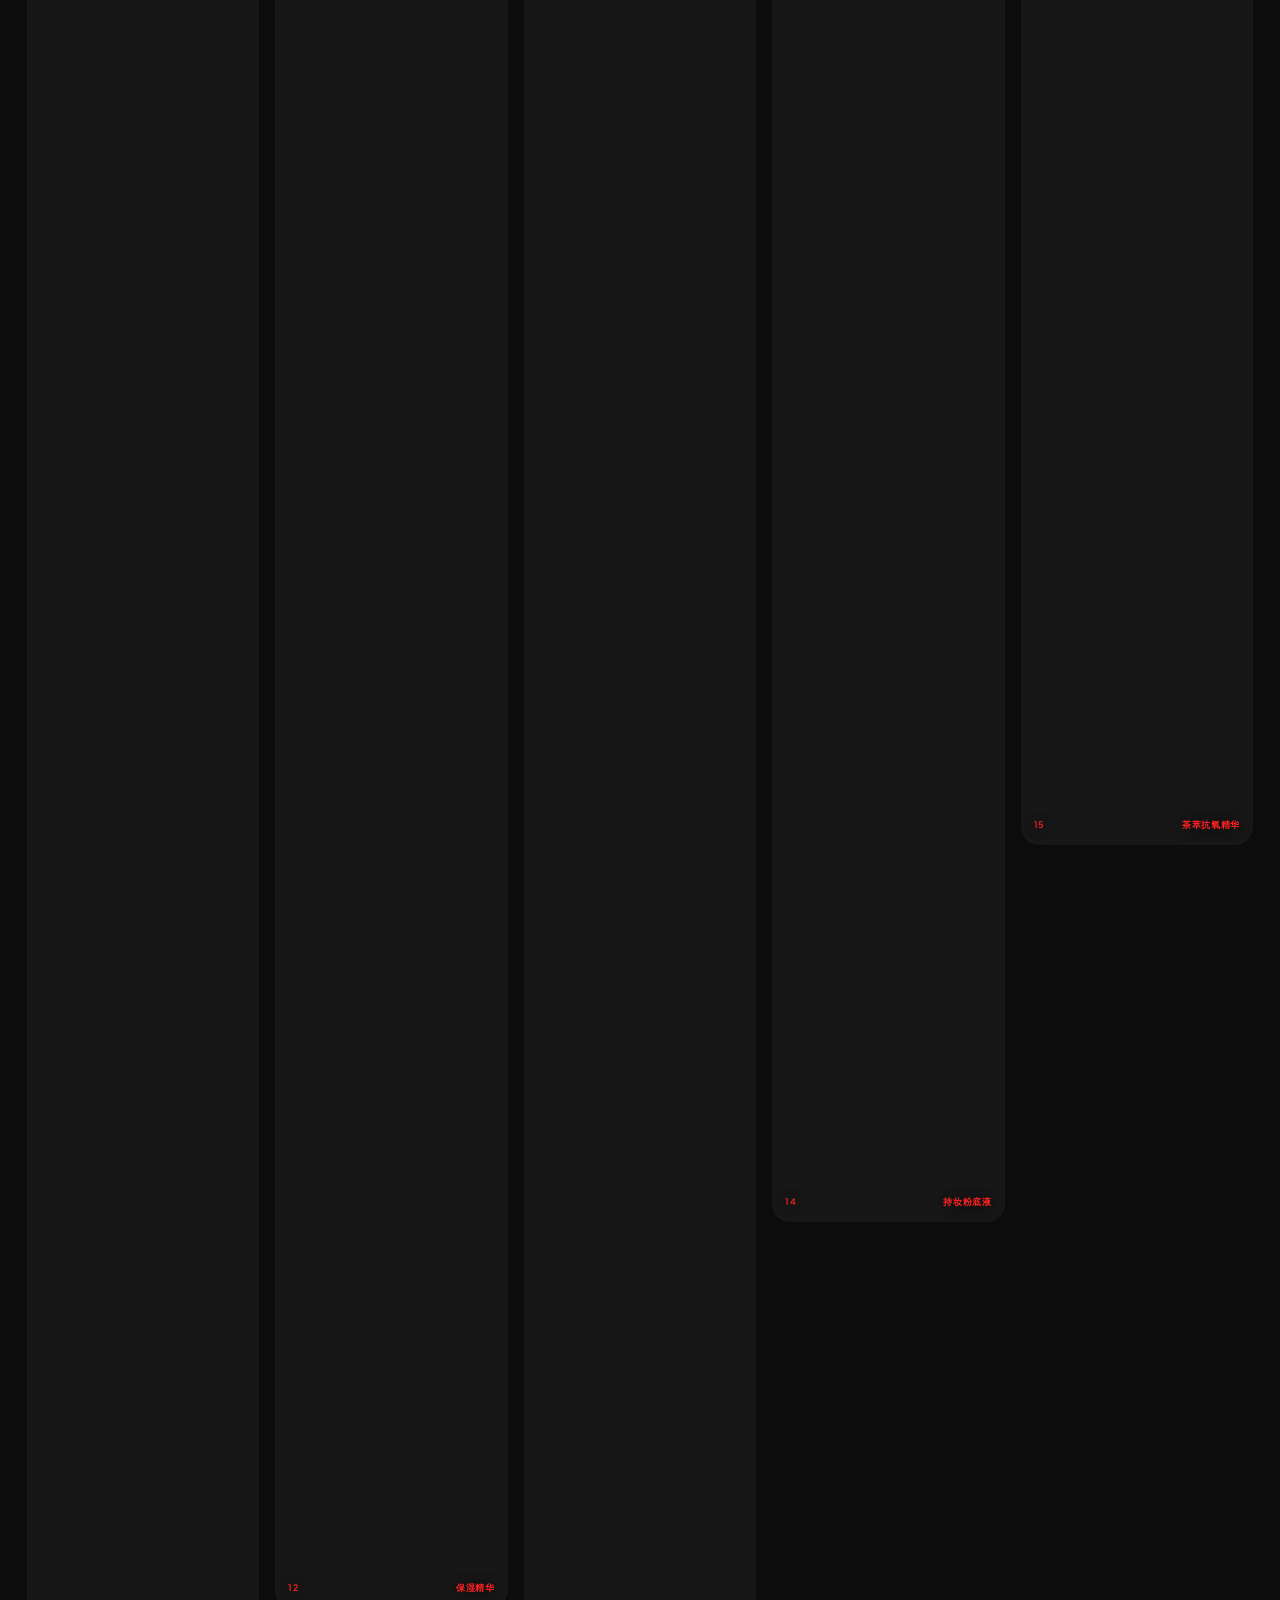
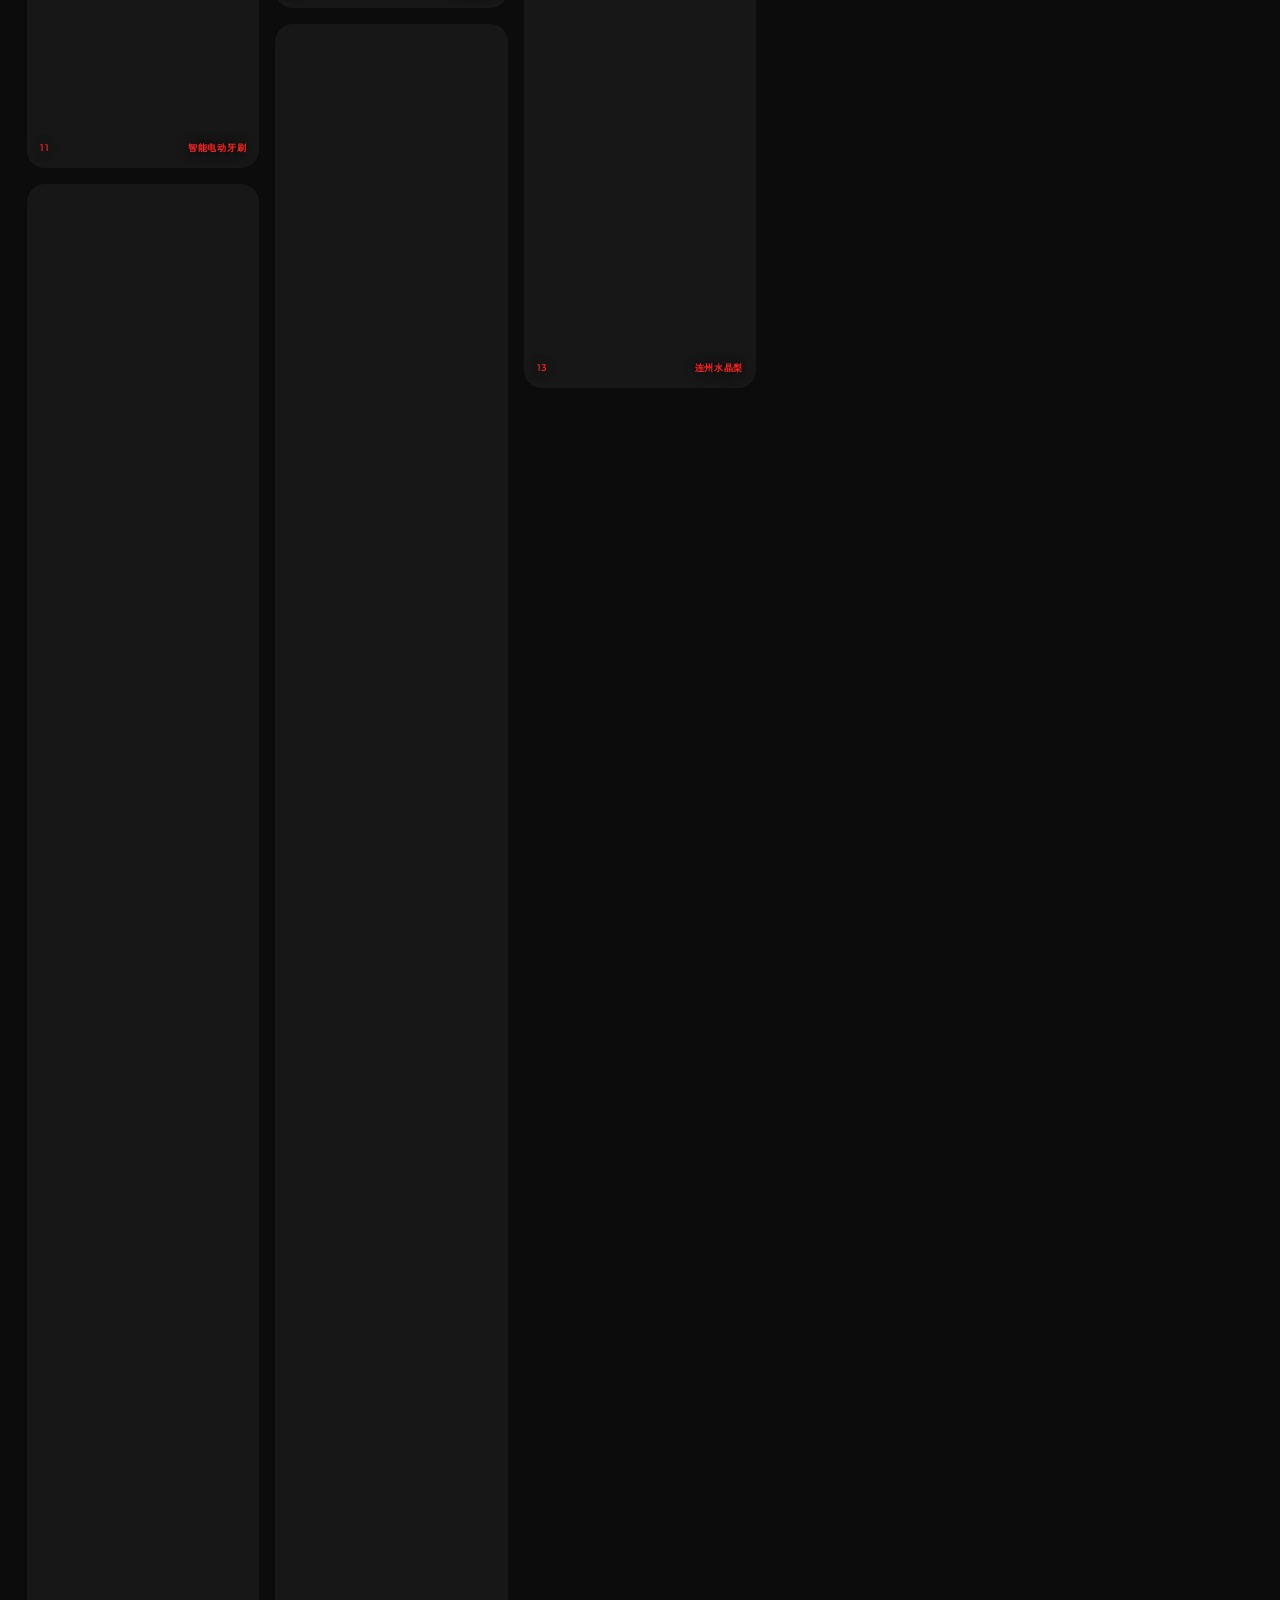
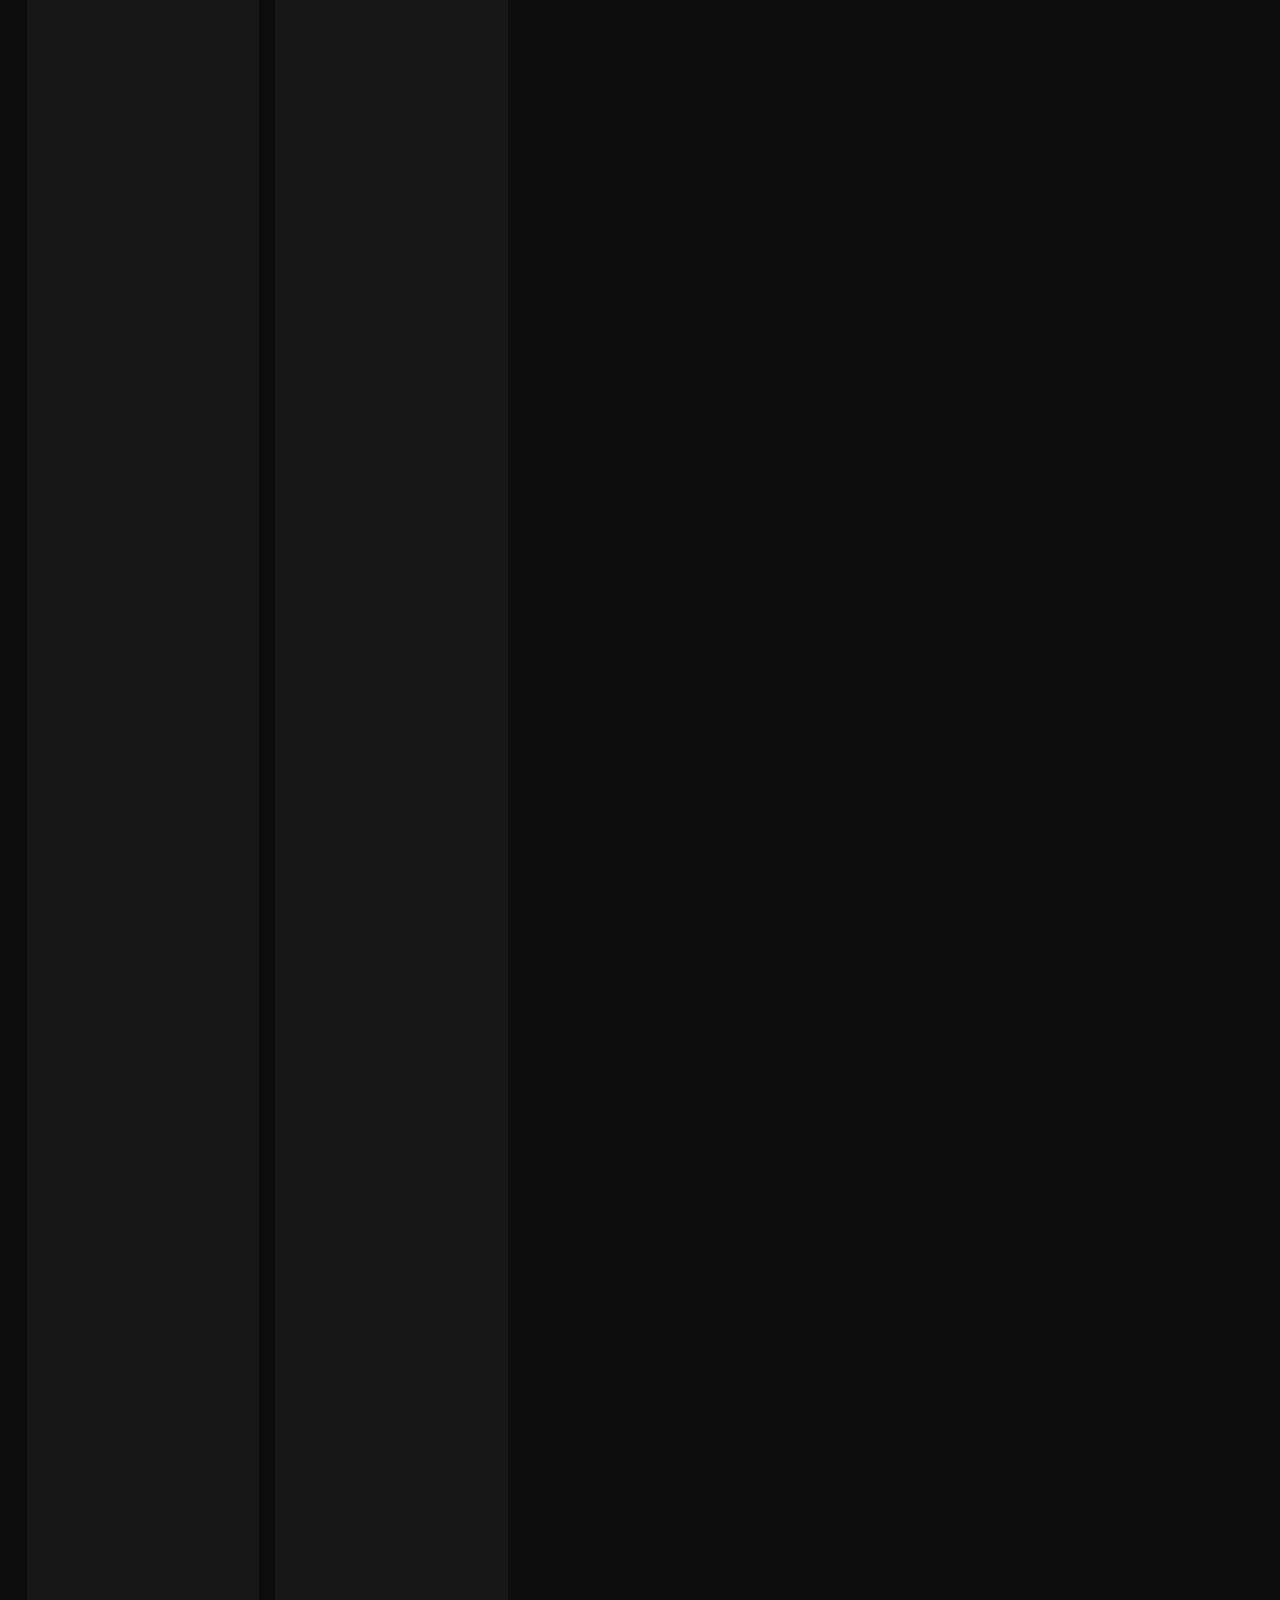
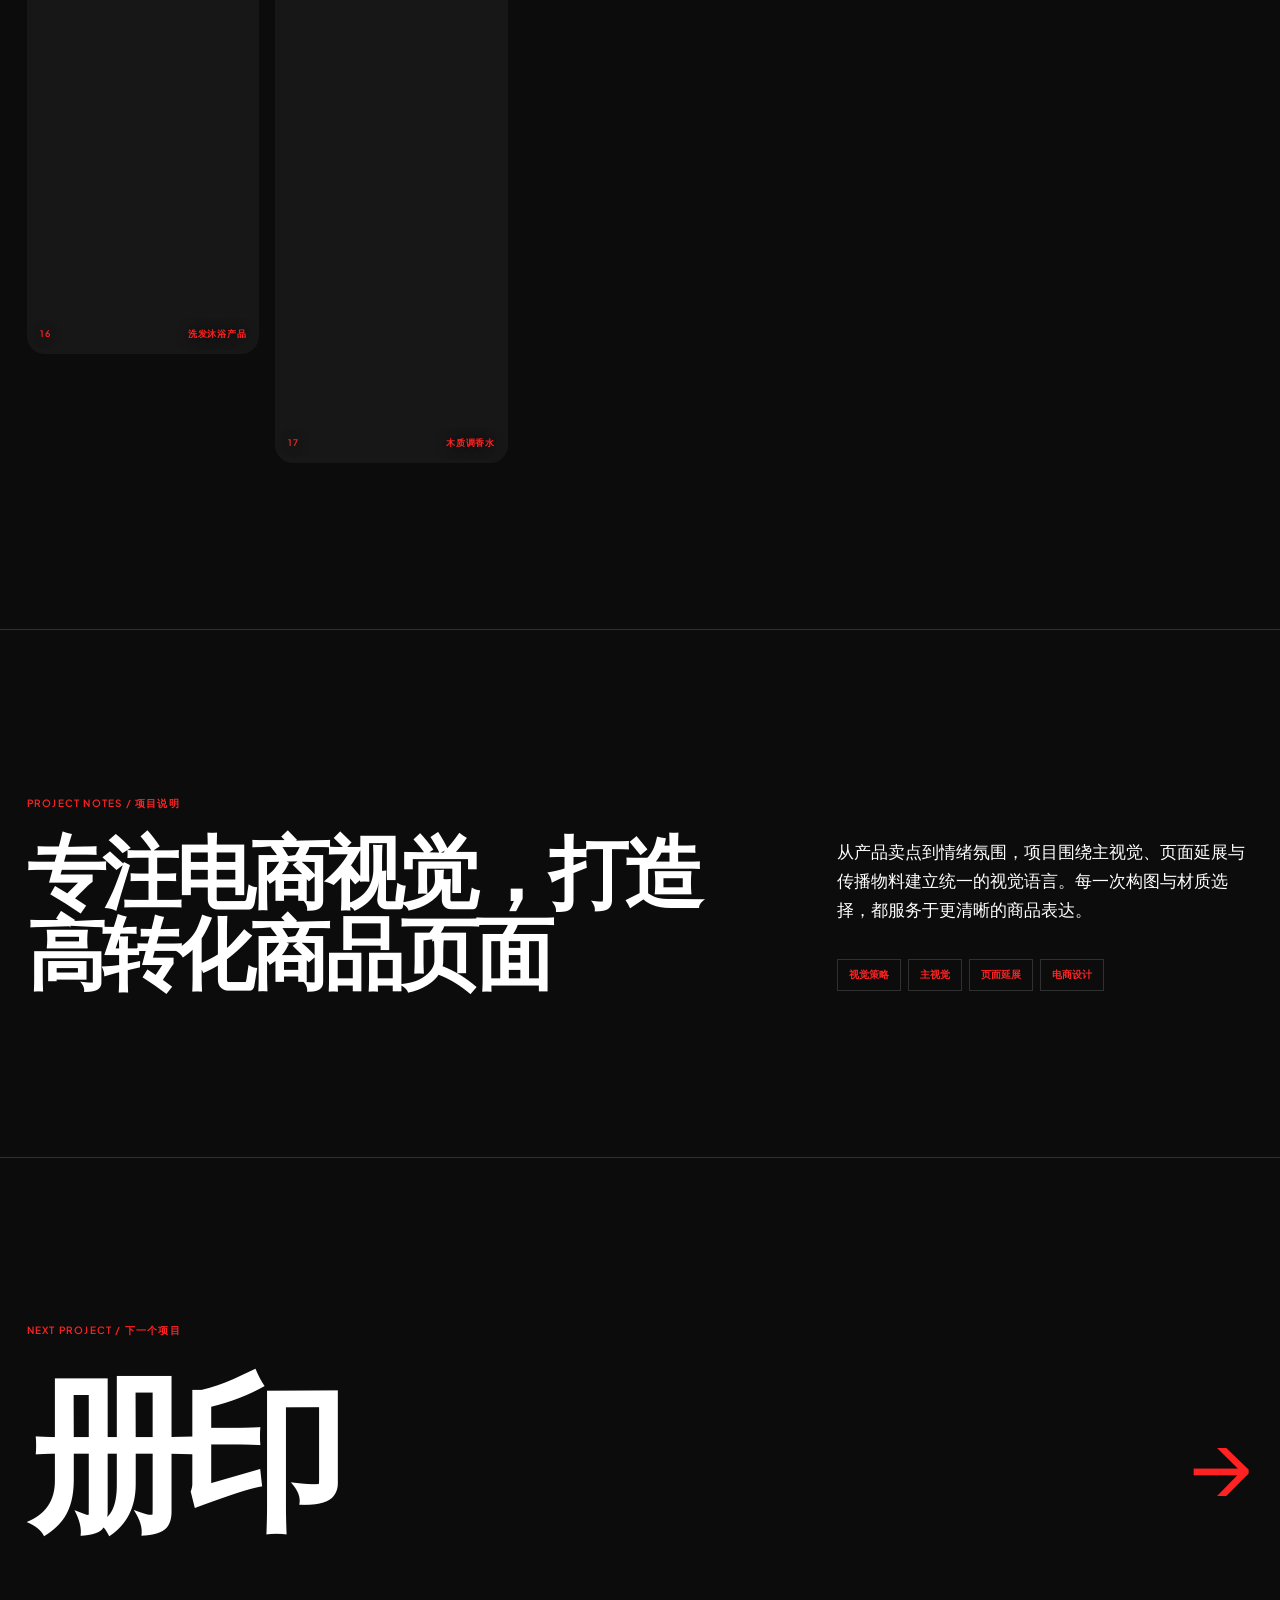
<file: works/fengwu/index.html>
<!doctype html>
<html lang="zh-CN">
  <head>
    <meta charset="UTF-8" />
    <meta name="viewport" content="width=device-width, initial-scale=1.0" />
    <meta name="description" content="云霞视觉设计项目：风物，电商视觉与视觉设计。" />
    <title>风物｜云霞视觉设计</title>
    <link rel="stylesheet" href="../project.css" />
  </head>
  <body data-project="fengwu">
    <div class="project-progress"><span data-project-progress></span></div>
    <header class="project-nav">
      <a class="project-logo cursor-target" href="../../index.html" data-cursor-label="返回首页">云霞<span>®</span></a>
      <nav>
        <a class="cursor-target" href="../../index.html" data-cursor-label="首页">首页</a>
        <a class="cursor-target" href="../../index.html#other-works" data-cursor-label="作品展示">作品展示</a>
        <a class="cursor-target" href="../../index.html#contact" data-cursor-label="联系方式">联系方式</a>
      </nav>
      <span class="project-counter" data-project-counter>01 / 05</span>
    </header>
    <main class="project-main">
      <section class="project-hero">
        <div>
          <p class="project-kicker"><span data-hero-index>01</span><span data-hero-category>电商视觉</span></p>
          <h1 data-hero-title>风物</h1>
          <p class="project-english" data-hero-english>FENGWU / E-COMMERCE VISUAL</p>
        </div>
        <dl class="project-meta">
          <div><dt>年份</dt><dd data-project-year>2026</dd></div>
          <div><dt>方向</dt><dd data-project-category>电商视觉</dd></div>
          <div><dt>角色</dt><dd data-project-role>视觉设计师</dd></div>
        </dl>
        <div class="project-intro">
          <p data-hero-intro></p>
          <ul class="project-tags" data-project-tags></ul>
        </div>
      </section>
      <figure class="hero-cover" data-cover-frame>
        <img data-cover-image src="../../assets/project-bloom.svg" alt="风物项目主视觉" />
      </figure>
      <section class="gallery-section">
        <header class="gallery-head" data-reveal>
          <div><p>SELECTED OUTPUT / 视觉呈现</p><h2>作品细节</h2></div>
          <span>01—17</span>
        </header>
        <div class="project-gallery" data-project-gallery></div>
      </section>
      <section class="project-notes">
        <div data-reveal><p class="notes-label">PROJECT NOTES / 项目说明</p><h2 data-note-title></h2></div>
        <div class="notes-copy" data-reveal><p data-note-copy></p><div class="notes-tags" data-note-tags></div></div>
      </section>
      <a class="next-project cursor-target" href="../ceyin/" data-next-link data-cursor-label="查看下一个项目">
        <div><p class="next-label">NEXT PROJECT / 下一个项目</p><h2 data-next-title>册印</h2></div>
        <span class="next-arrow">→</span>
      </a>
      <footer class="project-footer"><span>© 2026 云霞 VISUAL DESIGN</span><span>平面设计师 / AIGC 视觉设计</span></footer>
    </main>
    <script src="../project.js"></script>
    <script src="../../target-cursor.js"></script>
  </body>
</html>
</file>
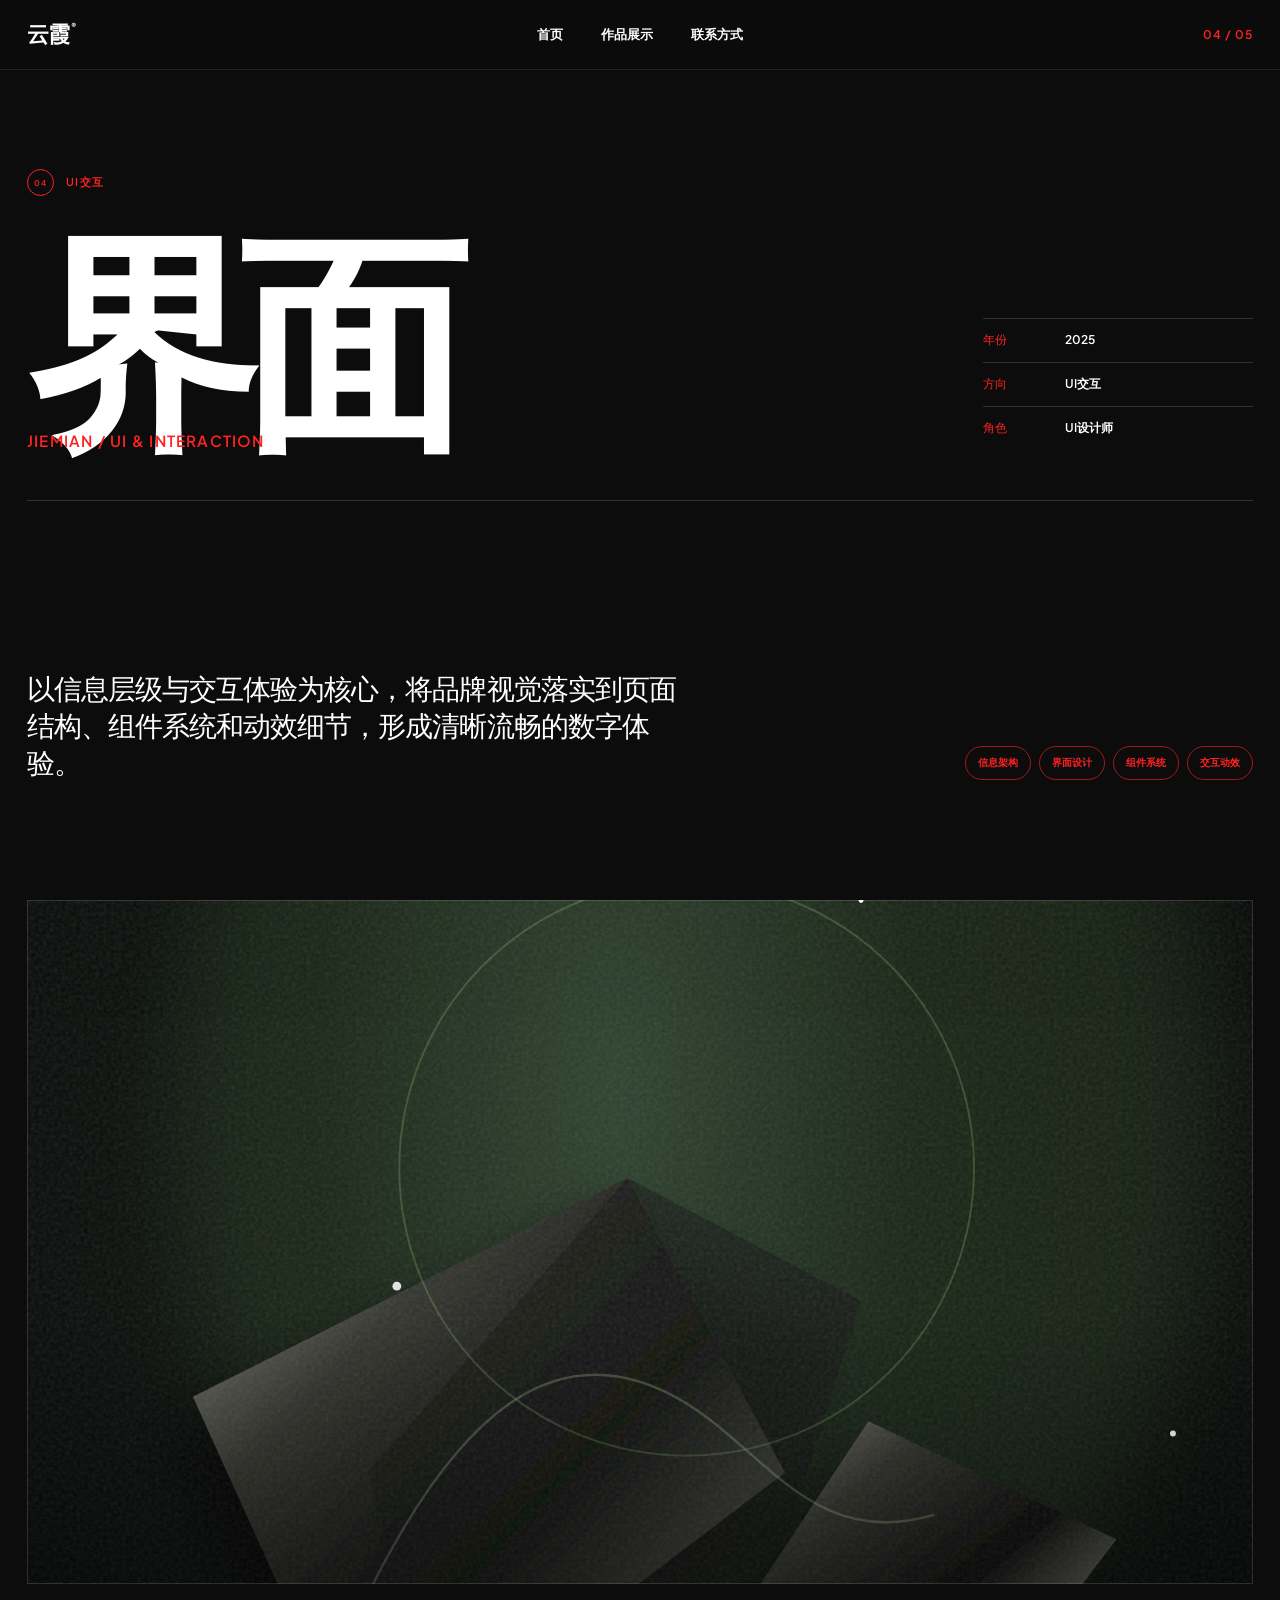
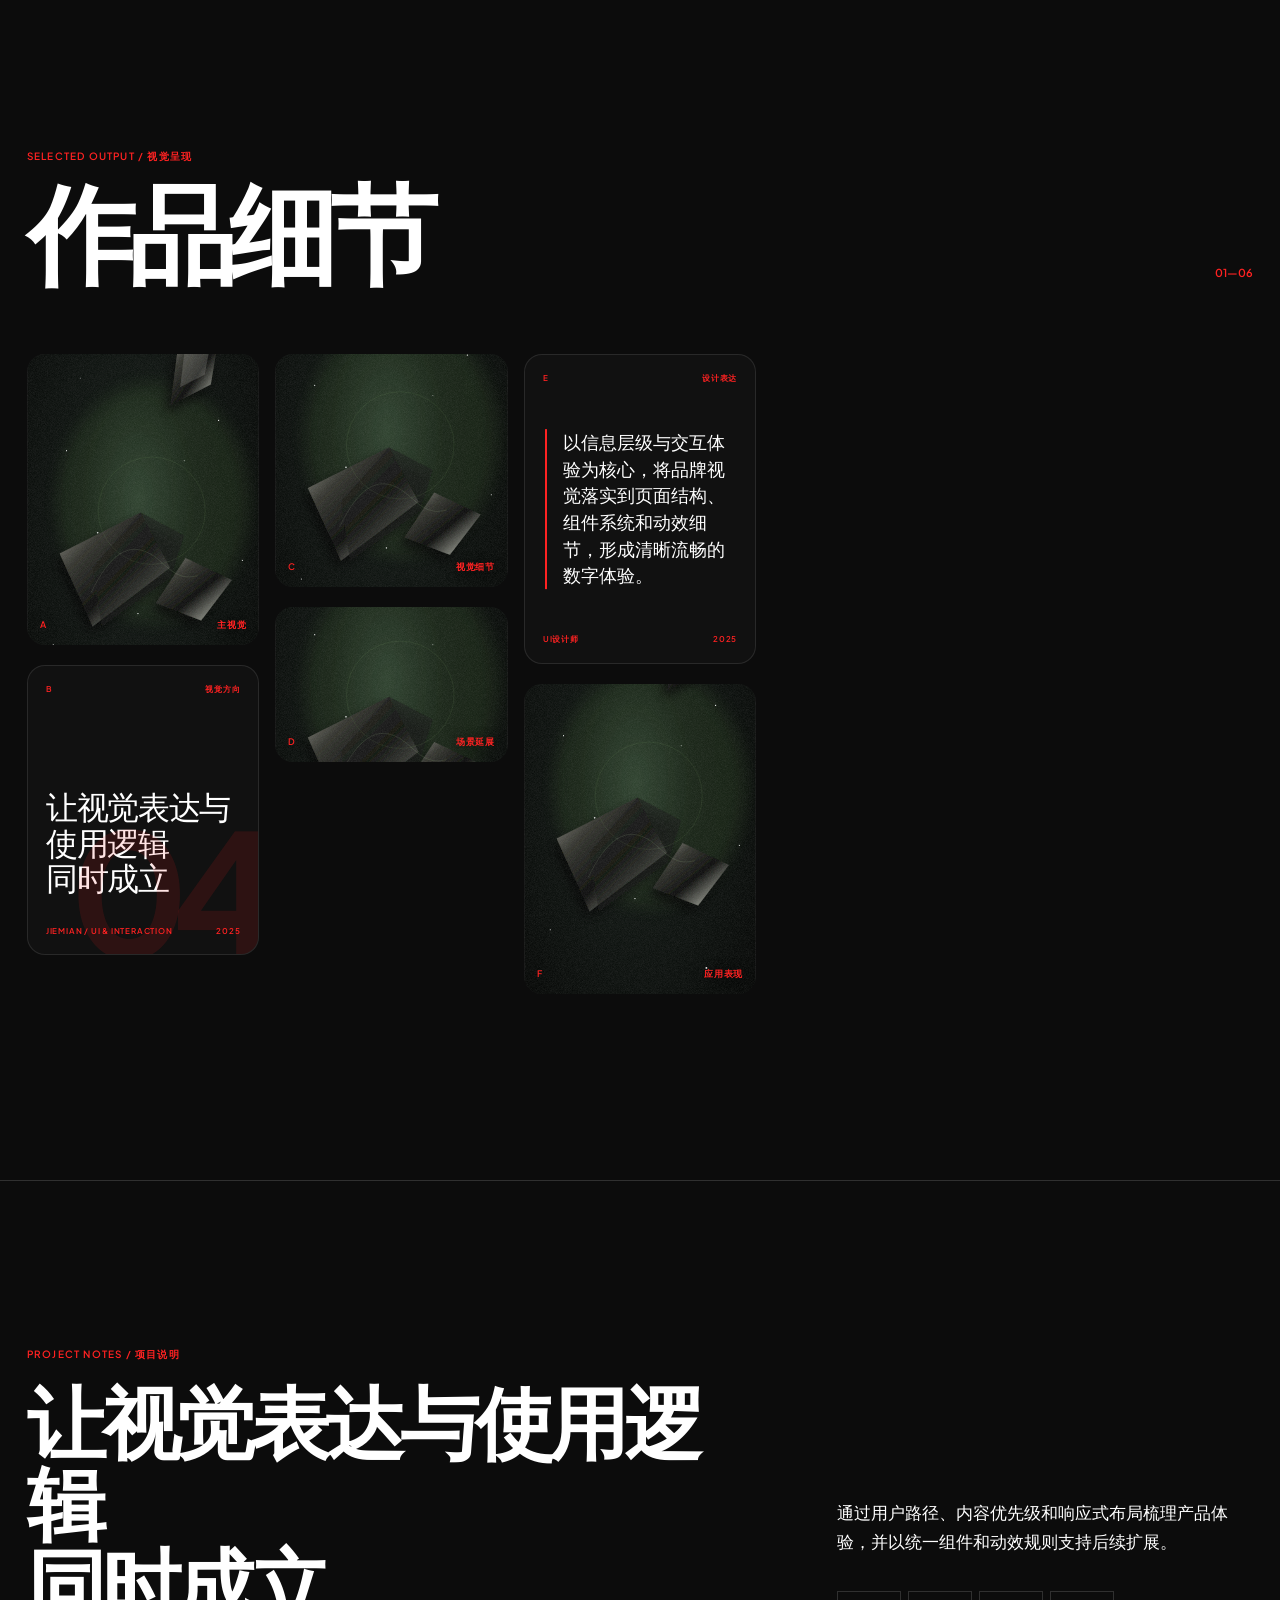
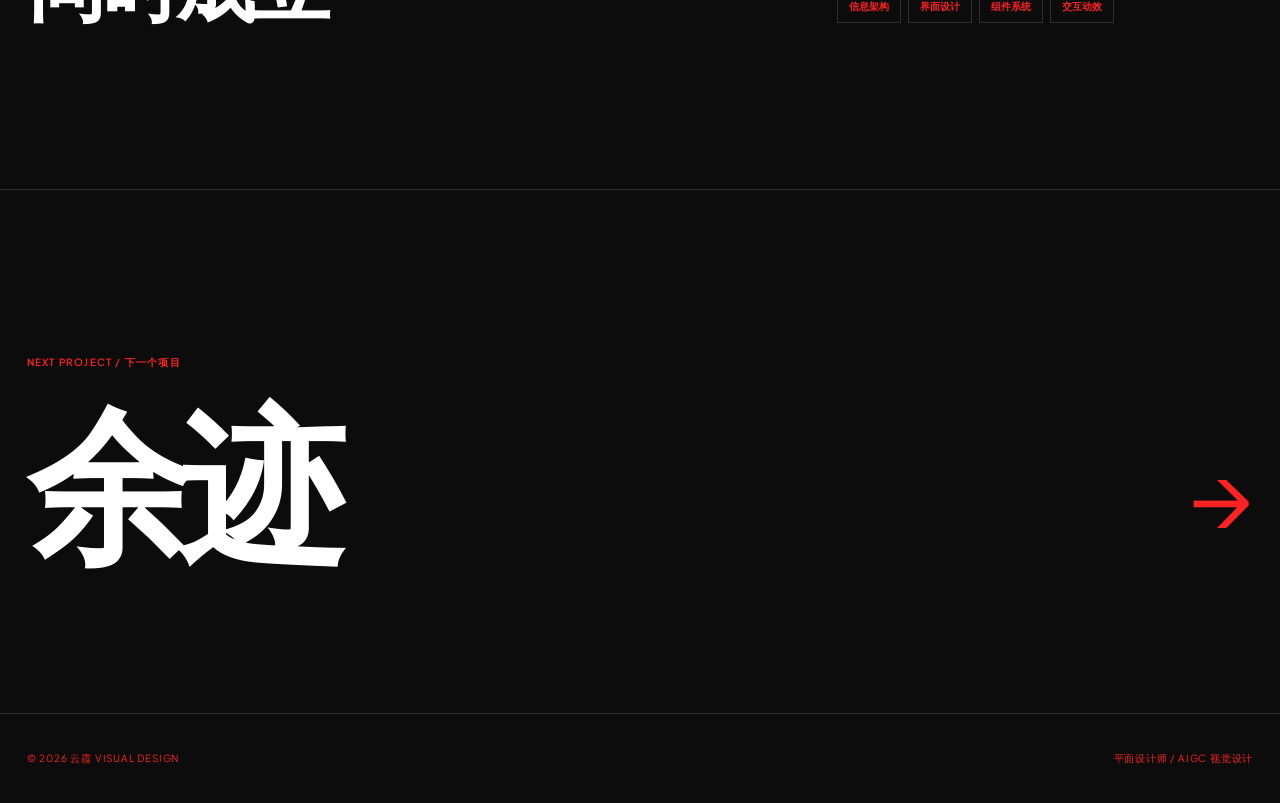
<file: works/jiemian/index.html>
<!doctype html>
<html lang="zh-CN">
  <head>
    <meta charset="UTF-8" />
    <meta name="viewport" content="width=device-width, initial-scale=1.0" />
    <meta name="description" content="云霞视觉设计项目：界面，UI与交互体验设计。" />
    <title>界面｜云霞视觉设计</title>
    <link rel="stylesheet" href="../project.css" />
  </head>
  <body data-project="jiemian">
    <div class="project-progress"><span data-project-progress></span></div>
    <header class="project-nav">
      <a class="project-logo cursor-target" href="../../index.html" data-cursor-label="返回首页">云霞<span>®</span></a>
      <nav>
        <a class="cursor-target" href="../../index.html" data-cursor-label="首页">首页</a>
        <a class="cursor-target" href="../../index.html#other-works" data-cursor-label="作品展示">作品展示</a>
        <a class="cursor-target" href="../../index.html#contact" data-cursor-label="联系方式">联系方式</a>
      </nav>
      <span class="project-counter" data-project-counter>04 / 05</span>
    </header>
    <main class="project-main">
      <section class="project-hero">
        <div><p class="project-kicker"><span data-hero-index>04</span><span data-hero-category>UI交互</span></p><h1 data-hero-title>界面</h1><p class="project-english" data-hero-english></p></div>
        <dl class="project-meta"><div><dt>年份</dt><dd data-project-year>2025</dd></div><div><dt>方向</dt><dd data-project-category></dd></div><div><dt>角色</dt><dd data-project-role></dd></div></dl>
        <div class="project-intro"><p data-hero-intro></p><ul class="project-tags" data-project-tags></ul></div>
      </section>
      <figure class="hero-cover" data-cover-frame><img data-cover-image src="../../assets/project-eden.svg" alt="界面项目主视觉" /></figure>
      <section class="gallery-section"><header class="gallery-head" data-reveal><div><p>SELECTED OUTPUT / 视觉呈现</p><h2>作品细节</h2></div><span>01—06</span></header><div class="project-gallery" data-project-gallery></div></section>
      <section class="project-notes"><div data-reveal><p class="notes-label">PROJECT NOTES / 项目说明</p><h2 data-note-title></h2></div><div class="notes-copy" data-reveal><p data-note-copy></p><div class="notes-tags" data-note-tags></div></div></section>
      <a class="next-project cursor-target" href="../yuji/" data-next-link data-cursor-label="查看下一个项目"><div><p class="next-label">NEXT PROJECT / 下一个项目</p><h2 data-next-title>余迹</h2></div><span class="next-arrow">→</span></a>
      <footer class="project-footer"><span>© 2026 云霞 VISUAL DESIGN</span><span>平面设计师 / AIGC 视觉设计</span></footer>
    </main>
    <script src="../project.js"></script>
    <script src="../../target-cursor.js"></script>
  </body>
</html>
</file>
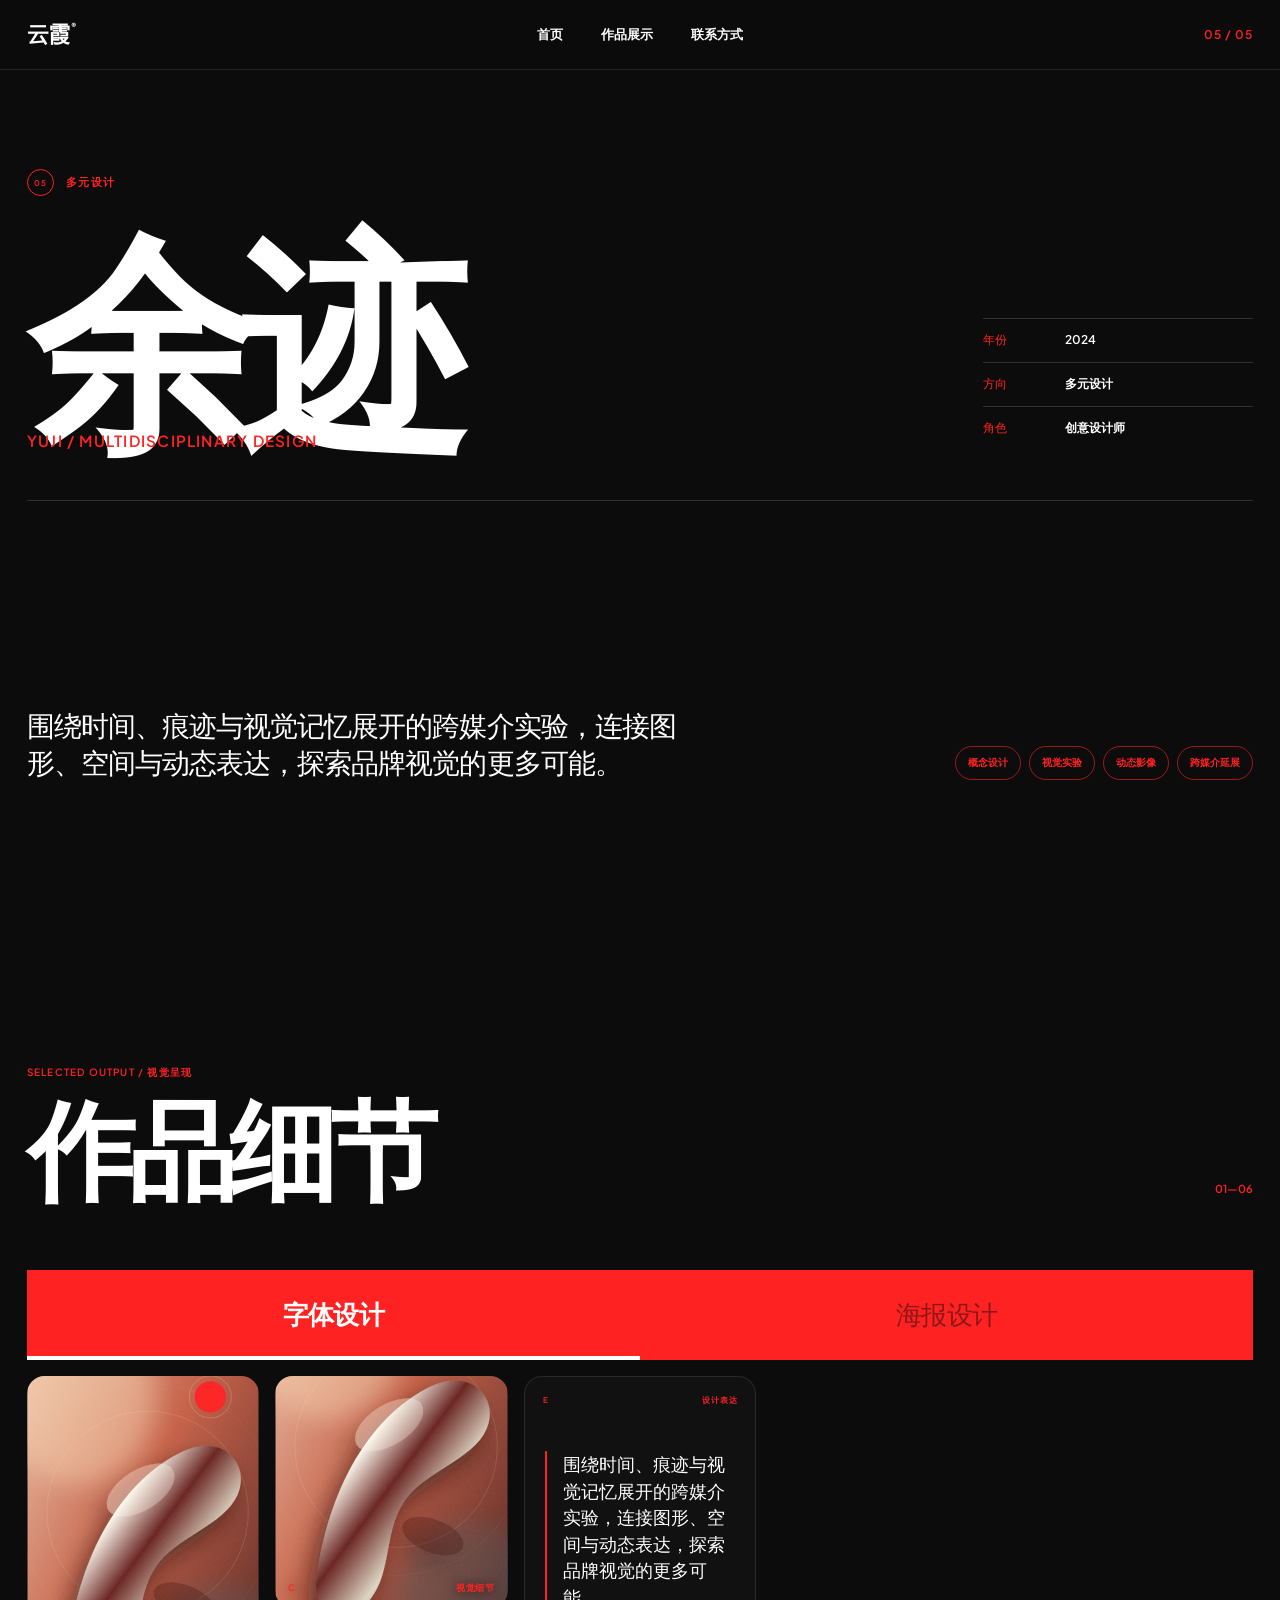
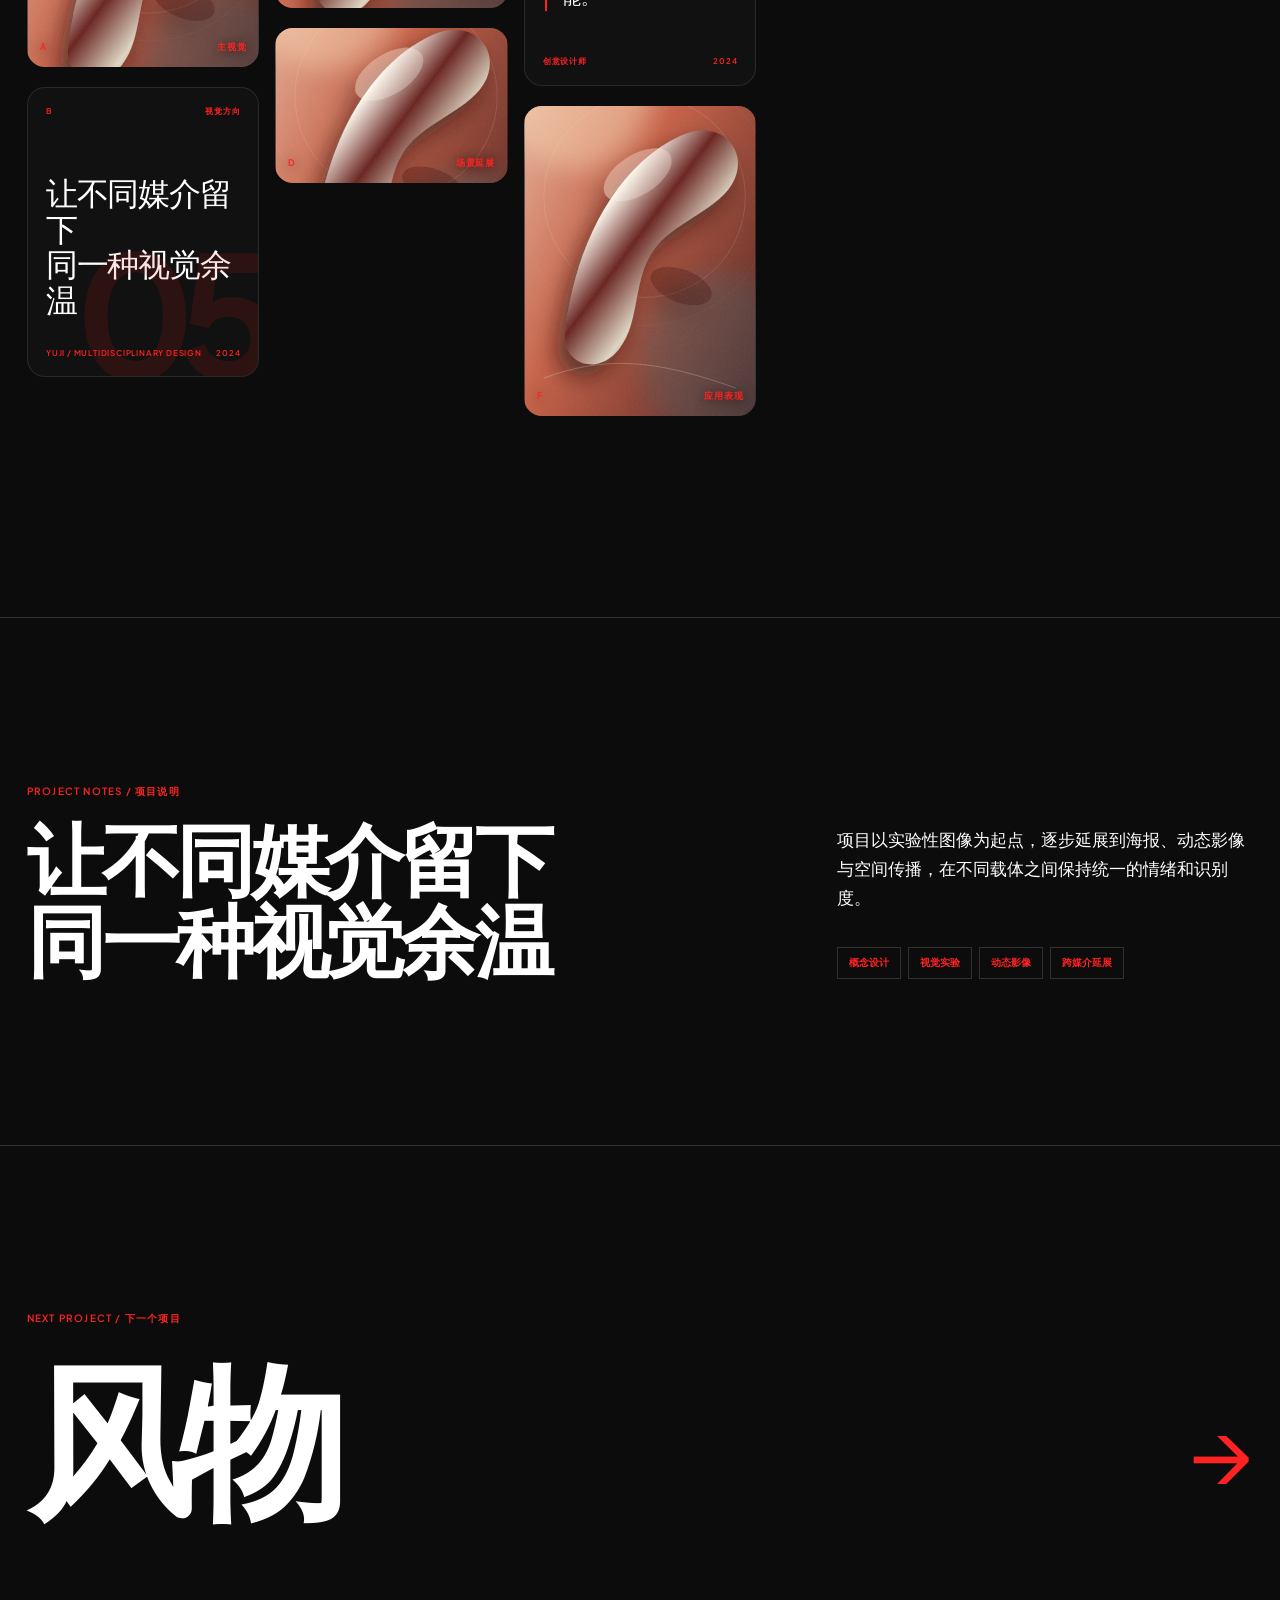
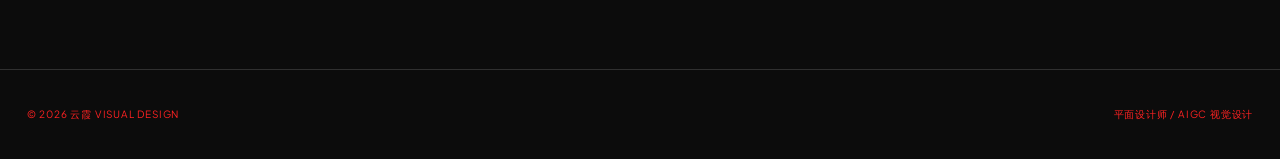
<file: works/yuji/index.html>
<!doctype html>
<html lang="zh-CN">
  <head>
    <meta charset="UTF-8" />
    <meta name="viewport" content="width=device-width, initial-scale=1.0" />
    <meta name="description" content="云霞视觉设计项目：余迹，多元与跨媒介设计。" />
    <title>余迹｜云霞视觉设计</title>
    <link rel="stylesheet" href="../project.css" />
  </head>
  <body data-project="yuji">
    <div class="project-progress"><span data-project-progress></span></div>
    <header class="project-nav">
      <a class="project-logo cursor-target" href="../../index.html" data-cursor-label="返回首页">云霞<span>®</span></a>
      <nav>
        <a class="cursor-target" href="../../index.html" data-cursor-label="首页">首页</a>
        <a class="cursor-target" href="../../index.html#other-works" data-cursor-label="作品展示">作品展示</a>
        <a class="cursor-target" href="../../index.html#contact" data-cursor-label="联系方式">联系方式</a>
      </nav>
      <span class="project-counter" data-project-counter>05 / 05</span>
    </header>
    <main class="project-main">
      <section class="project-hero">
        <div><p class="project-kicker"><span data-hero-index>05</span><span data-hero-category>多元设计</span></p><h1 data-hero-title>余迹</h1><p class="project-english" data-hero-english></p></div>
        <dl class="project-meta"><div><dt>年份</dt><dd data-project-year>2024</dd></div><div><dt>方向</dt><dd data-project-category></dd></div><div><dt>角色</dt><dd data-project-role></dd></div></dl>
        <div class="project-intro"><p data-hero-intro></p><ul class="project-tags" data-project-tags></ul></div>
      </section>
      <section class="gallery-section">
        <header class="gallery-head" data-reveal>
          <div><p>SELECTED OUTPUT / 视觉呈现</p><h2>作品细节</h2></div>
          <span>01—06</span>
        </header>
        <div class="work-switcher" data-work-switcher>
          <div class="work-switcher__nav" aria-label="作品分类">
            <div class="work-switcher__tabs">
              <button class="work-switcher__tab" type="button" aria-pressed="true" aria-controls="type-design-panel">字体设计</button>
              <button class="work-switcher__tab" type="button" aria-pressed="false" aria-controls="poster-design-panel">海报设计</button>
              <span class="work-switcher__indicator" data-work-indicator aria-hidden="true"></span>
            </div>
          </div>
          <div class="work-switcher__viewport">
            <div class="work-switcher__track" data-work-track>
              <section class="work-switcher__panel" id="type-design-panel" aria-label="字体设计作品">
                <div class="project-gallery" data-project-gallery></div>
              </section>
              <section class="work-switcher__panel" id="poster-design-panel" aria-label="海报设计作品" aria-hidden="true" inert>
                <div class="work-switcher__empty">
                  <span>02 / POSTER DESIGN</span>
                  <p>海报设计作品<br />正在整理中</p>
                </div>
              </section>
            </div>
          </div>
        </div>
      </section>
      <section class="project-notes"><div data-reveal><p class="notes-label">PROJECT NOTES / 项目说明</p><h2 data-note-title></h2></div><div class="notes-copy" data-reveal><p data-note-copy></p><div class="notes-tags" data-note-tags></div></div></section>
      <a class="next-project cursor-target" href="../fengwu/" data-next-link data-cursor-label="查看下一个项目"><div><p class="next-label">NEXT PROJECT / 下一个项目</p><h2 data-next-title>风物</h2></div><span class="next-arrow">→</span></a>
      <footer class="project-footer"><span>© 2026 云霞 VISUAL DESIGN</span><span>平面设计师 / AIGC 视觉设计</span></footer>
    </main>
    <script src="../project.js"></script>
    <script src="../../target-cursor.js"></script>
  </body>
</html>
</file>
<file: styles.css>
@font-face {
  font-family: "Plus Jakarta Sans";
  src: url("./fonts/PlusJakartaSans-Variable.woff2") format("woff2");
  font-style: normal;
  font-weight: 200 800;
  font-display: swap;
}

@font-face {
  font-family: "Plus Jakarta Sans";
  src: url("./fonts/PlusJakartaSans-Italic.woff2") format("woff2");
  font-style: italic;
  font-weight: 200 800;
  font-display: swap;
}

:root {
  --black: #0c0c0c;
  --white: #ffffff;
  --muted: #8d8d8d;
  --line: rgba(255, 255, 255, 0.14);
  --red: #ff2222;
  --gutter: 20px;
  --nav-size: 16px;
  --ease: cubic-bezier(0.22, 0.61, 0.36, 1);
}

* {
  box-sizing: border-box;
}

html {
  color-scheme: dark;
  scrollbar-width: none;
  background: var(--black);
}

html::-webkit-scrollbar {
  display: none;
}

body {
  margin: 0;
  color: var(--white);
  background: var(--black);
  font-family: "Plus Jakarta Sans", "Microsoft YaHei UI", sans-serif;
  -webkit-font-smoothing: antialiased;
  overflow-x: hidden;
}

body.dialog-open {
  overflow: hidden;
}

::selection {
  color: var(--white);
  background: var(--red);
}

a {
  color: inherit;
  text-decoration: none;
}

button {
  padding: 0;
  border: 0;
  color: inherit;
  background: transparent;
  font: inherit;
}

img {
  display: block;
  max-width: 100%;
}

.page-progress {
  display: none;
  position: fixed;
  z-index: 120;
  top: 0;
  left: 0;
  width: 100%;
  height: 2px;
  pointer-events: none;
}

.page-progress span {
  display: block;
  width: 0;
  height: 100%;
  background: var(--red);
}

.topbar {
  position: fixed;
  z-index: 100;
  top: 0;
  left: 0;
  width: 100%;
  height: 64px;
  padding: 20px;
  display: grid;
  grid-template-columns: 48px 1fr auto auto;
  align-items: start;
  column-gap: 80px;
  color: var(--white);
  pointer-events: none;
}

.topbar a,
.topbar button {
  pointer-events: auto;
}

.brand-mark {
  display: block;
  width: 48px;
  height: 24px;
}

.brand-mark svg {
  width: 100%;
  height: 100%;
  fill: currentColor;
}

.scroll-status,
.availability {
  margin: 2px 0 0;
  font-size: var(--nav-size);
  font-weight: 500;
  line-height: 1.2;
}

.scroll-status {
  justify-self: start;
}

.availability {
  display: flex;
  align-items: center;
  gap: 5px;
  white-space: nowrap;
}

.availability i {
  width: 8px;
  height: 8px;
  border-radius: 50%;
  background: #17d85b;
}

.topbar nav {
  display: flex;
  gap: 31px;
  margin-left: 18px;
  font-size: var(--nav-size);
  line-height: 1.2;
}

.topbar nav a,
.contact-red a,
.works-row {
  transition: opacity 0.25s ease, color 0.25s ease;
}

.topbar nav a:hover,
.works-row:hover,
.contact-red a:hover {
  opacity: 0.58;
}

.scroll-stage {
  position: relative;
  height: 428.7vh;
  background: var(--black);
}

.sticky-viewport {
  position: sticky;
  top: 0;
  width: 100%;
  height: 100vh;
  overflow: hidden;
}

.horizontal-track {
  width: max-content;
  height: 100%;
  display: flex;
  align-items: stretch;
  background: var(--black);
  will-change: transform;
}

.hero {
  position: relative;
  flex: 0 0 100vw;
  width: 100vw;
  height: 100vh;
  padding: 96px var(--gutter) 18px;
  overflow: hidden;
  background: var(--black);
}

.soft-aurora {
  position: absolute;
  z-index: 0;
  inset: 0;
  overflow: hidden;
  pointer-events: none;
  background:
    radial-gradient(ellipse 85% 55% at 50% 28%, rgba(63, 224, 244, 0.12), transparent 68%),
    var(--black);
}

.soft-aurora::after {
  content: "";
  position: absolute;
  inset: 0;
  background: linear-gradient(180deg, transparent 38%, rgba(12, 12, 12, 0.24) 72%, rgba(12, 12, 12, 0.48));
}

.soft-aurora__canvas {
  position: absolute;
  inset: 0;
  display: block;
  width: 100%;
  height: 100%;
}

.soft-aurora--fallback {
  background:
    radial-gradient(ellipse 90% 30% at 36% 36%, rgba(63, 224, 244, 0.38), transparent 70%),
    radial-gradient(ellipse 90% 30% at 70% 45%, rgba(239, 68, 68, 0.32), transparent 72%),
    var(--black);
}

.services {
  position: absolute;
  z-index: 2;
  top: 96px;
  right: 20px;
  display: grid;
  grid-template-columns: 101px 1fr;
  gap: 10px;
  font-size: var(--nav-size);
  line-height: 1.1;
}

.services .muted-label {
  color: var(--white);
}

.services ul {
  width: 300px;
  margin: 0;
  padding: 0;
  list-style: none;
  display: grid;
  grid-template-columns: 1fr 1.1fr;
  gap: 0 6px;
  color: var(--muted);
}

.services li {
  white-space: nowrap;
}

.short-label {
  display: none;
}

.hero-content {
  position: absolute;
  z-index: 2;
  right: 20px;
  bottom: 74px;
  left: 20px;
}

.hero-name-row {
  display: flex;
  align-items: flex-start;
}

.hero h1 {
  margin: 0;
  font-size: clamp(72px, 8.75vw, 126px);
  font-weight: 700;
  line-height: 1;
  letter-spacing: -0.03em;
}

.from {
  flex: 0 0 auto;
  margin: 15px 0 0 14px;
  font-size: 11px;
  font-weight: 600;
  line-height: 1.05;
}

.hero-role {
  display: flex;
  align-items: baseline;
  white-space: nowrap;
  font-size: clamp(70px, 8.75vw, 126px);
  font-weight: 500;
  line-height: 1;
  letter-spacing: -0.03em;
}

.hero-role b {
  margin: 0 0.025em;
  font-size: 0.75em;
  font-weight: 500;
}

.hero-footer {
  position: absolute;
  z-index: 2;
  right: 20px;
  bottom: 20px;
  left: 20px;
  display: flex;
  justify-content: space-between;
  font-size: 14px;
  line-height: 1.2;
}

.hero-footer button {
  cursor: pointer;
}

.project-spacer {
  flex: 0 0 7vw;
  width: 7vw;
}

.projects {
  flex: 0 0 175vw;
  width: 175vw;
  height: 100vh;
  display: flex;
}

.project {
  position: relative;
  flex: 0 0 35vw;
  width: 35vw;
  height: 100vh;
  overflow: hidden;
  border-left: 1px solid rgba(255, 255, 255, 0.12);
  background: var(--black);
}

.project-link {
  position: absolute;
  inset: 0;
  display: block;
  overflow: hidden;
  cursor: none;
}

.project-link::after {
  content: "";
  position: absolute;
  z-index: 1;
  inset: 0;
  background:
    linear-gradient(180deg, rgba(0, 0, 0, 0.24), transparent 24%, transparent 52%, rgba(0, 0, 0, 0.34)),
    linear-gradient(90deg, rgba(0, 0, 0, 0.1), transparent 45%);
  opacity: 0;
  transition: opacity 0.5s var(--ease);
  pointer-events: none;
}

.project-art {
  position: absolute;
  inset: 0;
  width: 100%;
  height: 100%;
  object-fit: cover;
  opacity: 0;
  transform: scale(1.035);
  transition:
    opacity 0.45s var(--ease),
    transform 1.3s var(--ease);
}

.project:hover .project-art,
.project-link:focus-visible .project-art {
  opacity: 1;
  transform: scale(1);
}

.project:hover .project-link::after,
.project-link:focus-visible::after {
  opacity: 1;
}

.project-link:focus-visible {
  outline: 1px solid var(--white);
  outline-offset: -1px;
}

.project-number {
  position: absolute;
  z-index: 2;
  top: 80px;
  left: 20px;
  font-size: clamp(72px, 8.75vw, 126px);
  font-weight: 500;
  line-height: 1;
  letter-spacing: -0.03em;
}

.project-copy {
  position: absolute;
  z-index: 2;
  top: 49%;
  left: 20px;
}

.project-copy > span {
  display: block;
  margin-bottom: 5px;
  font-size: 14px;
  font-weight: 500;
}

.project-copy h2 {
  margin: 0;
  max-width: 470px;
  font-size: clamp(44px, 5.55vw, 80px);
  font-weight: 700;
  line-height: 0.98;
  letter-spacing: -0.03em;
}

.project-services {
  position: absolute;
  z-index: 2;
  right: 20px;
  bottom: 20px;
  left: 20px;
}

.project-services span {
  display: block;
  padding: 15px 0 18px;
  border-top: 1px solid var(--line);
  font-size: 16px;
  font-weight: 600;
  line-height: 1.15;
}

.project-arrow {
  position: absolute;
  z-index: 2;
  top: 24px;
  right: 20px;
  width: 48px;
  height: 48px;
  border-radius: 50%;
  display: none;
  place-items: center;
  color: var(--red);
  background: var(--white);
  font-size: 25px;
  font-weight: 500;
}

.target-cursor {
  position: fixed;
  z-index: 2147483647;
  inset: 0;
  pointer-events: none;
  mix-blend-mode: difference;
}

.target-cursor__corner {
  position: absolute;
  top: 0;
  left: 0;
  box-sizing: border-box;
  border-style: solid;
  border-color: var(--target-cursor-color, #ffffff);
  transform-origin: 0 0;
  will-change: transform;
}

.target-cursor__dot {
  position: absolute;
  top: 0;
  left: 0;
  border-radius: 50%;
  background: var(--target-cursor-color, #ffffff);
  will-change: transform;
}

.target-cursor__label {
  position: absolute;
  top: 0;
  left: 0;
  color: var(--target-cursor-color, #ffffff);
  font-family: "Plus Jakarta Sans", "Microsoft YaHei UI", sans-serif;
  font-size: 12px;
  font-weight: 500;
  line-height: 1;
  white-space: nowrap;
  opacity: 0;
  will-change: transform, opacity;
}

html.target-cursor-active,
html.target-cursor-active * {
  cursor: none !important;
}

@media (hover: none), (pointer: coarse) {
  .target-cursor {
    display: none;
  }
}

.other-works {
  flex: 0 0 60vw;
  width: 60vw;
  height: 100vh;
  margin-left: 2.7vw;
  padding: 80px 20px 20px;
  overflow: hidden;
  background: var(--black);
}

.other-head {
  height: 80px;
  display: flex;
  align-items: flex-start;
  justify-content: space-between;
}

.other-head h2 {
  margin: 0;
  font-size: 39px;
  font-weight: 700;
  line-height: 1;
  letter-spacing: -0.03em;
}

.other-head > span {
  margin-top: 10px;
  color: var(--muted);
  font-size: 10px;
  letter-spacing: 0.08em;
}

.works-table {
  width: 100%;
}

.works-row {
  min-height: 55px;
  display: grid;
  grid-template-columns: minmax(190px, 1.1fr) 100px minmax(240px, 1fr);
  align-items: center;
  border-top: 1px solid var(--line);
  font-size: 14px;
  font-weight: 600;
  line-height: 1.2;
}

.works-heading {
  min-height: 64px;
  color: var(--muted);
  font-size: 14px;
  font-weight: 500;
}

.works-row span:not(:first-child) {
  padding-left: 20px;
}

.mobile-portrait {
  display: none;
}

.philosophy {
  position: relative;
  flex: 0 0 1180px;
  width: 1180px;
  height: 100vh;
  padding: 100px 20px 20px;
  overflow: hidden;
  background: var(--black);
}

.philosophy > h2 {
  width: 820px;
  margin: 0;
  font-size: 56px;
  font-weight: 700;
  line-height: 1;
  letter-spacing: -0.03em;
}

.philosophy-body {
  position: absolute;
  bottom: 20px;
  left: -55px;
  width: 1357px;
  display: flex;
  align-items: end;
}

.philosophy figure {
  margin: 0;
  overflow: hidden;
  background: #161616;
}

.philosophy figure img {
  width: 100%;
  height: 100%;
  object-fit: cover;
}

.about-portrait {
  flex: 0 0 320px;
  height: 533px;
}

.philosophy .hobby-art {
  flex: 0 0 330px;
  height: 533px;
  margin-left: 83px;
}

.philosophy-copy {
  flex: 0 0 400px;
  margin-left: 80px;
  padding-bottom: 4px;
}

.philosophy-copy h3 {
  margin: 0 0 15px;
  font-size: 16px;
  font-weight: 700;
}

.philosophy-copy p {
  margin: 0 0 30px;
  font-size: 16px;
  font-weight: 500;
  line-height: 1.45;
}

.practice-list {
  margin: 0;
  padding: 0;
  list-style: none;
}

.practice-list li {
  padding: 15px 0;
  border-top: 1px solid var(--line);
  color: #8d8d8d;
  font-size: 16px;
  font-weight: 600;
}

.practice-list li:first-child {
  color: var(--white);
}

.contact {
  flex: 0 0 56vw;
  width: 56vw;
  height: 100vh;
  display: flex;
  background: var(--black);
}

.contact-black {
  flex: 0 0 41.7%;
  background: var(--black);
}

.contact-red {
  position: relative;
  min-width: 0;
  flex: 0 0 58.3%;
  padding: 80px 40px 20px;
  color: var(--black);
  background: var(--red);
}

.contact-red h2 {
  width: 390px;
  margin: 0;
  font-size: 80px;
  font-weight: 700;
  line-height: 1;
  letter-spacing: -0.03em;
}

.contact-intro {
  width: 360px;
  margin-top: 26px;
}

.contact-intro p {
  margin: 0;
  font-size: 16px;
  font-weight: 600;
  line-height: 1.55;
}

.contact-profile {
  width: 360px;
  margin: 22px 0 0;
  border-top: 1px solid rgba(12, 12, 12, 0.3);
}

.contact-profile div {
  min-height: 31px;
  display: flex;
  align-items: center;
  justify-content: space-between;
  gap: 20px;
  border-bottom: 1px solid rgba(12, 12, 12, 0.3);
}

.contact-profile dt,
.contact-label,
.contact-consult span,
.contact-footer > p {
  font-size: 12px;
  font-weight: 600;
  line-height: 1.2;
}

.contact-profile dt {
  color: var(--black);
}

.contact-profile dd {
  margin: 0;
  display: flex;
  align-items: center;
  gap: 6px;
  font-size: 14px;
  font-weight: 600;
}

.contact-profile dd i {
  width: 7px;
  height: 7px;
  border-radius: 50%;
  background: #0c8e45;
}

.contact-consult {
  width: 360px;
  margin-top: 24px;
}

.contact-label {
  margin: 0 0 8px;
  color: rgba(12, 12, 12, 0.58);
}

.contact-consult a,
.contact-consult > p:not(.contact-label) {
  min-width: 0;
  min-height: 27px;
  margin: 0;
  display: flex;
  align-items: center;
  justify-content: space-between;
  gap: 14px;
  border-bottom: 1px solid rgba(12, 12, 12, 0.24);
  color: var(--black);
}

.contact-consult b {
  min-width: 0;
  font-size: 13px;
  font-weight: 600;
  text-align: right;
  overflow-wrap: anywhere;
}

.contact-footer {
  position: absolute;
  right: 40px;
  bottom: 20px;
  left: 40px;
  font-size: 14px;
  font-weight: 600;
  line-height: 1.35;
}

.contact-footer p {
  margin: 0 0 6px;
  color: rgba(12, 12, 12, 0.58);
}

.contact-footer a {
  display: inline-flex;
  gap: 5px;
  border-bottom: 1px solid rgba(12, 12, 12, 0.55);
  font-size: 13px;
  font-weight: 600;
}

.project-dialog {
  width: min(1180px, calc(100vw - 32px));
  max-height: calc(100svh - 32px);
  padding: 0;
  border: 0;
  color: var(--white);
  background: var(--black);
  overflow: auto;
}

.project-dialog::backdrop {
  background: rgba(0, 0, 0, 0.82);
  backdrop-filter: blur(10px);
}

.dialog-close {
  position: sticky;
  z-index: 5;
  top: 14px;
  float: right;
  margin: 14px;
  padding: 10px 12px;
  border: 1px solid var(--line);
  background: rgba(12, 12, 12, 0.8);
  font-size: 11px;
  cursor: pointer;
}

.dialog-grid {
  display: grid;
  grid-template-columns: 1.25fr 0.75fr;
  min-height: 680px;
}

.dialog-image-wrap {
  min-height: 680px;
  overflow: hidden;
}

.dialog-image-wrap img {
  width: 100%;
  height: 100%;
  object-fit: cover;
}

.dialog-copy {
  padding: 75px 45px 45px;
}

.dialog-kicker {
  margin: 0 0 35px;
  color: var(--muted);
  font-size: 11px;
  letter-spacing: 0.08em;
}

.dialog-copy h2 {
  margin: 0 0 35px;
  font-size: clamp(52px, 6vw, 86px);
  font-weight: 700;
  line-height: 0.95;
  letter-spacing: -0.04em;
}

.dialog-copy > p:not(.dialog-kicker) {
  margin: 0 0 55px;
  font-size: 18px;
  line-height: 1.5;
}

.dialog-copy dl {
  margin: 0;
}

.dialog-copy dl div {
  display: grid;
  grid-template-columns: 90px 1fr;
  gap: 10px;
  padding: 14px 0;
  border-top: 1px solid var(--line);
  font-size: 11px;
  line-height: 1.4;
}

.dialog-copy dt {
  color: var(--muted);
}

.dialog-copy dd {
  margin: 0;
}

@media (max-width: 1100px) and (min-width: 901px) {
  :root {
    --nav-size: 14px;
  }

  .topbar {
    column-gap: 35px;
  }

  .services {
    font-size: 14px;
  }

  .hero-footer {
    font-size: 12px;
  }

  .project-copy h2 {
    font-size: 48px;
  }

  .philosophy > h2 {
    width: 690px;
    font-size: 48px;
  }

  .philosophy {
    flex: 0 0 990px;
    width: 990px;
  }

  .philosophy-body {
    left: -20px;
    width: 990px;
  }

  .about-portrait {
    flex-basis: 255px;
  }

  .philosophy-copy {
    flex-basis: 335px;
    margin-left: 80px;
  }

  .philosophy .hobby-art {
    flex-basis: 270px;
    margin-left: 50px;
  }

  .contact-red h2 {
    font-size: 64px;
  }

  .contact-intro {
    width: 310px;
  }
}

@media (max-height: 760px) and (min-width: 901px) {
  .philosophy {
    padding-top: 48px;
  }

  .philosophy > h2 {
    width: 700px;
    font-size: 46px;
    line-height: 0.95;
  }

  .philosophy-body {
    right: 2vw;
    bottom: 20px;
    left: 2vw;
    width: auto;
    gap: 5vw;
    justify-content: space-between;
  }

  .philosophy .about-portrait {
    flex: 0 0 300px;
    height: min(56vh, 410px);
  }

  .philosophy-copy {
    flex: 1 1 330px;
    max-width: 360px;
    margin-left: 0;
  }

  .philosophy .hobby-art {
    flex: 0 1 260px;
    height: min(51vh, 340px);
    margin-left: 0;
  }

  .philosophy-copy h3 {
    margin-bottom: 10px;
    font-size: 14px;
  }

  .philosophy-copy p {
    margin-bottom: 18px;
    font-size: 14px;
    line-height: 1.35;
  }

  .practice-list li {
    padding: 10px 0;
    font-size: 14px;
  }
}

@media (max-width: 900px) {
  :root {
    --nav-size: 14px;
  }

  .page-progress {
    display: block;
    height: 3px;
  }

  .topbar {
    height: 58px;
    padding: 16px 20px;
    display: flex;
    justify-content: space-between;
    align-items: flex-start;
  }

  .brand-mark {
    width: 40px;
    height: 20px;
  }

  .scroll-status,
  .availability {
    display: none;
  }

  .topbar nav {
    gap: 15px;
    margin: 0;
  }

  .scroll-stage {
    height: auto;
  }

  .sticky-viewport {
    position: relative;
    height: auto;
    overflow: visible;
  }

  .horizontal-track {
    width: 100%;
    height: auto;
    display: block;
    transform: none !important;
  }

  .hero {
    width: 100%;
    height: 100svh;
    min-height: 700px;
    padding: 74px 20px 16px;
  }

  .services {
    top: 82px;
    right: 0;
    grid-template-columns: 65px 185px;
    gap: 4px;
    font-size: 14px;
  }

  .services ul {
    width: 185px;
    display: grid;
    grid-template-columns: 90px 90px;
    column-gap: 5px;
    font-size: 13px;
    line-height: 1.45;
  }

  .services li {
    white-space: nowrap;
  }

  .long-label {
    display: none;
  }

  .short-label {
    display: inline;
  }

  .hero-content {
    right: 20px;
    bottom: 56px;
    left: 20px;
  }

  .hero-name-row {
    display: block;
  }

  .hero h1 {
    max-width: 100%;
    font-size: clamp(42px, 12.3vw, 48px);
    line-height: 0.95;
    white-space: nowrap;
  }

  .from {
    width: 100%;
    margin: 7px 0 0;
    font-size: 10px;
    text-align: right;
  }

  .hero-role {
    margin-top: 9px;
    display: block;
    font-size: 56px;
    line-height: 0.95;
  }

  .hero-role span:first-child {
    display: block;
  }

  .hero-role span:last-child {
    display: inline;
  }

  .hero-role b {
    display: inline;
    font-size: 40px;
  }

  .hero-footer {
    right: 20px;
    bottom: 16px;
    left: 20px;
    font-size: 14px;
  }

  .project-spacer {
    display: none;
  }

  .projects {
    width: 100%;
    height: auto;
    display: block;
  }

  .project {
    width: 100%;
    height: 100svh;
    min-height: 690px;
    border-top: 1px solid #252525;
    border-left: 0;
  }

  .project-link {
    cursor: pointer;
  }

  .project-link::after {
    opacity: 1;
  }

  .project-art {
    opacity: 1;
    transform: none;
  }

  .project-number {
    top: 24px;
    left: 20px;
    font-size: 48px;
  }

  .project-copy {
    top: auto;
    right: 20px;
    bottom: 178px;
    left: 20px;
  }

  .project-copy > span {
    font-size: 14px;
  }

  .project-copy h2 {
    max-width: 330px;
    font-size: 44px;
    line-height: 0.98;
  }

  .project-services {
    right: 20px;
    bottom: 20px;
    left: 20px;
  }

  .project-services span {
    padding: 13px 0 14px;
    font-size: 15px;
  }

  .project-arrow {
    display: grid;
  }

  .other-works {
    width: 100%;
    height: auto;
    margin-left: 0;
    padding: 62px 20px 90px;
    overflow: visible;
  }

  .other-head {
    height: auto;
    margin-bottom: 38px;
  }

  .other-head h2 {
    font-size: 43px;
  }

  .other-head > span {
    display: none;
  }

  .works-row {
    min-height: 82px;
    grid-template-columns: minmax(0, 1fr) 56px 38px;
    gap: 10px;
    font-size: 15px;
  }

  .works-heading {
    display: none;
  }

  .works-row span {
    padding: 0;
  }

  .works-row span:first-child {
    font-weight: 600;
  }

  .works-row span:nth-child(2) {
    justify-self: end;
    font-weight: 500;
  }

  .works-row span:nth-child(3) {
    grid-column: 1 / 3;
    color: var(--muted);
    font-size: 13px;
    font-weight: 500;
  }

  .works-row::after {
    content: "(VIEW)";
    grid-column: 3;
    grid-row: 1 / 3;
    align-self: center;
    justify-self: end;
    color: var(--muted);
    font-size: 12px;
    font-weight: 500;
  }

  .mobile-portrait {
    display: block;
    width: 100%;
    height: 520px;
    overflow: hidden;
    background: #0a0a0a;
  }

  .mobile-portrait img {
    width: 100%;
    height: 100%;
    object-fit: cover;
  }

  .philosophy {
    width: 100%;
    height: auto;
    padding: 95px 20px 100px;
    overflow: visible;
  }

  .philosophy > h2 {
    width: 100%;
    margin-bottom: 48px;
    font-size: 37px;
    line-height: 0.97;
  }

  .philosophy-body {
    position: static;
    display: flex;
    flex-direction: column;
    align-items: stretch;
    width: 100%;
    gap: 48px;
  }

  .philosophy .about-portrait,
  .philosophy-copy,
  .philosophy .hobby-art {
    flex: 0 0 auto;
    margin-left: 0;
  }

  .about-portrait {
    width: 100%;
    height: 520px;
    order: 2;
  }

  .philosophy-copy {
    order: 1;
  }

  .philosophy .hobby-art {
    width: 100%;
    height: 420px;
    order: 3;
  }

  .philosophy-copy p {
    color: var(--muted);
    font-size: 17px;
    line-height: 1.4;
  }

  .practice-list {
    margin-top: 34px;
  }

  .practice-list li {
    font-size: 17px;
  }

  .contact {
    width: 100%;
    height: 100svh;
    min-height: 720px;
  }

  .contact-black {
    display: none;
  }

  .contact-red {
    flex: 1;
    padding: 115px 20px 28px;
  }

  .contact-red h2 {
    width: 100%;
    font-size: 58px;
  }

  .contact-intro {
    width: 100%;
    margin-top: 38px;
  }

  .contact-intro p {
    width: 320px;
    font-size: 16px;
  }

  .contact-footer {
    right: 20px;
    bottom: 28px;
    left: 20px;
    font-size: 13px;
  }

  .dialog-grid {
    grid-template-columns: 1fr;
  }

  .dialog-image-wrap {
    min-height: 56svh;
    max-height: 56svh;
  }

  .dialog-copy {
    padding: 35px 22px 40px;
  }

  .dialog-copy h2 {
    font-size: 46px;
  }
}

@media (prefers-reduced-motion: reduce) {
  *,
  *::before,
  *::after {
    scroll-behavior: auto !important;
    transition-duration: 0.01ms !important;
    animation-duration: 0.01ms !important;
  }
}
</file>
<file: works/project.css>
@font-face {
  font-family: "Plus Jakarta Sans";
  src: url("../fonts/PlusJakartaSans-Variable.woff2") format("woff2");
  font-style: normal;
  font-weight: 200 800;
  font-display: swap;
}

:root {
  --black: #0c0c0c;
  --white: #ffffff;
  --red: #ff2222;
  --line: rgba(255, 255, 255, 0.15);
  --gutter: clamp(20px, 2.1vw, 34px);
}

* {
  box-sizing: border-box;
}

html {
  color-scheme: dark;
  background: var(--black);
  scroll-behavior: smooth;
}

body {
  margin: 0;
  color: var(--white);
  background: var(--black);
  font-family: "Plus Jakarta Sans", "Microsoft YaHei UI", sans-serif;
  -webkit-font-smoothing: antialiased;
}

::selection {
  color: var(--white);
  background: var(--red);
}

a {
  color: inherit;
  text-decoration: none;
}

button {
  color: inherit;
  font: inherit;
}

img {
  display: block;
  width: 100%;
}

.project-progress {
  position: fixed;
  z-index: 120;
  top: 0;
  left: 0;
  width: 100%;
  height: 2px;
  pointer-events: none;
}

.project-progress span {
  display: block;
  width: 0;
  height: 100%;
  background: var(--red);
}

.project-nav {
  position: fixed;
  z-index: 100;
  top: 0;
  left: 0;
  width: 100%;
  height: 70px;
  padding: 0 var(--gutter);
  display: grid;
  grid-template-columns: 1fr auto 1fr;
  align-items: center;
  background: rgba(12, 12, 12, 0.72);
  border-bottom: 1px solid rgba(255, 255, 255, 0.1);
  backdrop-filter: blur(18px);
}

.project-logo {
  justify-self: start;
  display: inline-flex;
  align-items: flex-start;
  gap: 3px;
  font-size: 22px;
  font-weight: 700;
  letter-spacing: -0.06em;
}

.project-logo span {
  margin-top: 2px;
  font-size: 8px;
  letter-spacing: 0;
}

.project-nav nav {
  display: flex;
  gap: clamp(22px, 3vw, 48px);
  font-size: 13px;
  font-weight: 600;
}

.project-nav nav a,
.next-project,
.project-logo {
  transition: color 0.25s ease;
}

.project-nav nav a:hover,
.next-project:hover,
.project-logo:hover {
  color: var(--red);
}

.project-counter {
  justify-self: end;
  color: var(--red);
  font-size: 12px;
  font-weight: 600;
  letter-spacing: 0.08em;
}

.project-main {
  padding-top: 70px;
}

.project-hero {
  min-height: calc(100vh - 70px);
  padding: clamp(90px, 11vh, 140px) var(--gutter) 70px;
  display: grid;
  grid-template-columns: minmax(0, 1fr) minmax(270px, 0.28fr);
  grid-template-rows: auto 1fr auto;
  gap: 50px var(--gutter);
  opacity: 0;
  transform: translateY(18px);
  transition: opacity 0.8s ease, transform 0.8s ease;
}

.project-hero.is-visible {
  opacity: 1;
  transform: none;
}

.project-kicker {
  margin: 0;
  display: flex;
  align-items: center;
  gap: 12px;
  color: var(--red);
  font-size: 11px;
  font-weight: 600;
  letter-spacing: 0.12em;
}

.project-kicker span:first-child {
  width: 27px;
  height: 27px;
  border: 1px solid var(--red);
  border-radius: 50%;
  display: grid;
  place-items: center;
  font-size: 8px;
}

.project-hero h1 {
  align-self: center;
  margin: 50px 0 10px;
  font-size: clamp(120px, 18vw, 280px);
  font-weight: 700;
  line-height: 0.76;
  letter-spacing: -0.08em;
}

.project-english {
  margin: 0;
  color: var(--red);
  font-size: clamp(13px, 1.2vw, 18px);
  font-weight: 600;
  letter-spacing: 0.08em;
}

.project-meta {
  align-self: end;
  margin: 0;
}

.project-meta div {
  display: grid;
  grid-template-columns: 70px 1fr;
  gap: 12px;
  padding: 13px 0;
  border-top: 1px solid var(--line);
  font-size: 12px;
}

.project-meta dt {
  color: var(--red);
}

.project-meta dd {
  margin: 0;
  font-weight: 600;
}

.project-intro {
  grid-column: 1 / -1;
  display: grid;
  grid-template-columns: minmax(0, 0.58fr) minmax(300px, 0.42fr);
  align-items: end;
  gap: 7vw;
  padding-top: 26px;
  border-top: 1px solid var(--line);
}

.project-intro > p {
  max-width: 850px;
  margin: 0;
  font-size: clamp(21px, 2.15vw, 34px);
  font-weight: 500;
  line-height: 1.35;
  letter-spacing: -0.035em;
}

.project-tags {
  margin: 0;
  padding: 0;
  display: flex;
  flex-wrap: wrap;
  justify-content: flex-end;
  gap: 8px;
  list-style: none;
}

.project-tags li {
  padding: 9px 12px;
  border: 1px solid rgba(255, 34, 34, 0.6);
  border-radius: 999px;
  color: var(--red);
  font-size: 10px;
  font-weight: 600;
}

.hero-cover {
  position: relative;
  height: min(76vh, 900px);
  min-height: 540px;
  margin: 0 var(--gutter);
  overflow: hidden;
  background: #161616;
}

.hero-cover::after {
  content: "";
  position: absolute;
  inset: 0;
  box-shadow: inset 0 0 0 1px rgba(255, 255, 255, 0.14);
  background: linear-gradient(180deg, transparent 60%, rgba(0, 0, 0, 0.34));
  pointer-events: none;
}

.hero-cover img {
  width: 100%;
  height: 100%;
  object-fit: cover;
  transform: scale(1.015);
  transition: transform 1.4s cubic-bezier(0.2, 0.7, 0.2, 1);
}

.hero-cover:hover img {
  transform: scale(1);
}

.gallery-section,
.project-notes,
.next-project {
  padding: clamp(110px, 13vw, 210px) var(--gutter);
}

.gallery-head {
  margin-bottom: 75px;
  display: flex;
  justify-content: space-between;
  align-items: flex-end;
  gap: 30px;
}

.gallery-head p,
.notes-label,
.next-label {
  margin: 0;
  color: var(--red);
  font-size: 10px;
  font-weight: 600;
  letter-spacing: 0.12em;
}

.gallery-head h2,
.project-notes h2 {
  margin: 18px 0 0;
  font-size: clamp(54px, 8.4vw, 132px);
  font-weight: 600;
  line-height: 0.9;
  letter-spacing: -0.065em;
}

.gallery-head > span {
  color: var(--red);
  font-size: 11px;
  font-weight: 600;
}

.work-switcher__nav {
  position: relative;
  z-index: 1;
  background: var(--red);
}

.work-switcher__tabs {
  position: relative;
  display: grid;
  grid-template-columns: repeat(2, minmax(0, 1fr));
}

.work-switcher__tab {
  position: relative;
  z-index: 1;
  min-height: clamp(68px, 7vw, 104px);
  padding: 12px var(--gutter);
  border: 0;
  background: transparent;
  color: rgba(12, 12, 12, 0.48);
  font-size: clamp(18px, 2vw, 30px);
  font-weight: 500;
  letter-spacing: -0.03em;
  cursor: pointer;
  transition: color 0.3s ease, font-weight 0.3s ease;
}

.work-switcher__tab[aria-pressed="true"] {
  color: var(--white);
  font-weight: 750;
}

.work-switcher__tab:focus-visible {
  outline: 2px solid var(--white);
  outline-offset: -6px;
}

.work-switcher__indicator {
  position: absolute;
  z-index: 2;
  bottom: 0;
  left: 0;
  width: 50%;
  height: 4px;
  background: var(--white);
  pointer-events: none;
  transition: transform 0.55s cubic-bezier(0.22, 0.75, 0.24, 1);
}

.work-switcher__viewport {
  overflow: hidden;
}

.work-switcher__track {
  display: flex;
  align-items: stretch;
  transform: translate3d(0, 0, 0);
  transition: transform 0.75s cubic-bezier(0.22, 0.75, 0.24, 1);
  will-change: transform;
}

.work-switcher__panel {
  flex: 0 0 100%;
  min-width: 0;
}

.work-switcher__panel .project-gallery {
  padding-top: 16px;
}

.work-switcher__empty {
  min-height: clamp(420px, 54vw, 760px);
  padding: var(--gutter);
  display: flex;
  flex-direction: column;
  justify-content: space-between;
  background: #111111;
  border: 1px solid rgba(255, 255, 255, 0.1);
}

.work-switcher__empty span {
  color: var(--red);
  font-size: 10px;
  font-weight: 600;
  letter-spacing: 0.12em;
}

.work-switcher__empty p {
  margin: 0 0 auto;
  padding-top: clamp(100px, 16vw, 230px);
  color: rgba(255, 255, 255, 0.28);
  font-size: clamp(38px, 6.2vw, 96px);
  font-weight: 500;
  line-height: 1.04;
  letter-spacing: -0.06em;
}

.project-gallery {
  columns: 5;
  column-gap: 16px;
}

.project-gallery--grid {
  display: grid;
  grid-template-columns: repeat(5, minmax(0, 1fr));
  align-items: start;
  gap: 16px;
}

.project-gallery__column {
  display: flex;
  flex-direction: column;
  gap: 16px;
  min-width: 0;
}

.project-gallery--grid .gallery-card {
  margin: 0;
}

.project-gallery--full .gallery-card--image {
  aspect-ratio: auto;
}

.project-gallery--full .gallery-card--image img {
  height: auto;
  object-fit: contain;
  object-position: center;
}

.gallery-card {
  display: inline-block;
  width: 100%;
  margin: 0 0 16px;
  overflow: hidden;
  border-radius: 18px;
  break-inside: avoid;
}

.gallery-card--image {
  position: relative;
  aspect-ratio: var(--ratio);
  background: #171717;
}

.gallery-card--image img {
  width: 100%;
  height: 100%;
  object-fit: cover;
  object-position: var(--position);
  transition: transform 0.9s cubic-bezier(0.2, 0.7, 0.2, 1);
}

.gallery-card--image:hover img {
  transform: scale(1.04);
}

.gallery-card--image figcaption {
  position: absolute;
  right: 13px;
  bottom: 13px;
  left: 13px;
  display: flex;
  justify-content: space-between;
  color: var(--red);
  font-size: 9px;
  font-weight: 600;
  letter-spacing: 0.08em;
  text-shadow: 0 1px 12px rgba(0, 0, 0, 0.8);
}

.gallery-card--type,
.gallery-card--quote {
  position: relative;
  aspect-ratio: var(--ratio);
  padding: 18px;
  background: #111111;
  border: 1px solid rgba(255, 255, 255, 0.1);
}

.gallery-card__head,
.gallery-card__foot {
  display: flex;
  justify-content: space-between;
  gap: 12px;
  color: var(--red);
  font-size: 8px;
  font-weight: 600;
  letter-spacing: 0.1em;
}

.gallery-card--type h3 {
  position: absolute;
  right: 18px;
  bottom: 58px;
  left: 18px;
  margin: 0;
  font-size: clamp(25px, 2.5vw, 38px);
  font-weight: 500;
  line-height: 1.12;
  letter-spacing: -0.04em;
}

.gallery-card__mark {
  position: absolute;
  right: -8px;
  bottom: -20px;
  color: rgba(255, 34, 34, 0.12);
  font-size: 170px;
  font-weight: 700;
  line-height: 1;
  letter-spacing: -0.1em;
}

.gallery-card--quote blockquote {
  position: absolute;
  top: 50%;
  right: 20px;
  left: 20px;
  margin: 0;
  padding-left: 16px;
  border-left: 2px solid var(--red);
  font-size: 18px;
  font-weight: 500;
  line-height: 1.48;
  transform: translateY(-50%);
}

.gallery-card__foot {
  position: absolute;
  right: 18px;
  bottom: 18px;
  left: 18px;
}

.project-notes {
  display: grid;
  grid-template-columns: minmax(0, 0.9fr) minmax(300px, 0.55fr);
  gap: 10vw;
  border-top: 1px solid var(--line);
}

.project-notes h2 {
  max-width: 850px;
  font-size: clamp(50px, 6.2vw, 90px);
  line-height: 1.02;
  letter-spacing: -0.055em;
}

.notes-copy {
  align-self: end;
}

.notes-copy p {
  margin: 0 0 35px;
  font-size: 17px;
  line-height: 1.7;
}

.notes-tags {
  display: flex;
  flex-wrap: wrap;
  gap: 7px;
}

.notes-tags span {
  padding: 8px 11px;
  border: 1px solid var(--line);
  color: var(--red);
  font-size: 10px;
  font-weight: 600;
}

.next-project {
  min-height: 58vh;
  display: flex;
  align-items: flex-end;
  justify-content: space-between;
  gap: 30px;
  border-top: 1px solid var(--line);
}

.next-project h2 {
  margin: 40px 0 0;
  font-size: clamp(72px, 13vw, 210px);
  line-height: 0.82;
  letter-spacing: -0.075em;
}

.next-arrow {
  padding-bottom: 10px;
  color: var(--red);
  font-size: clamp(50px, 7vw, 110px);
  line-height: 1;
}

.project-footer {
  min-height: 90px;
  padding: 20px var(--gutter);
  display: flex;
  justify-content: space-between;
  align-items: center;
  gap: 20px;
  border-top: 1px solid var(--line);
  color: var(--red);
  font-size: 10px;
  letter-spacing: 0.08em;
}

[data-reveal] {
  opacity: 0;
  transform: translateY(24px);
  transition: opacity 0.8s ease, transform 0.8s ease;
}

[data-reveal].is-visible {
  opacity: 1;
  transform: none;
}

.target-cursor {
  position: fixed;
  z-index: 2147483647;
  inset: 0;
  pointer-events: none;
  mix-blend-mode: difference;
}

.target-cursor__corner {
  position: absolute;
  top: 0;
  left: 0;
  box-sizing: border-box;
  border-style: solid;
  border-color: var(--target-cursor-color, #ffffff);
  transform-origin: 0 0;
}

.target-cursor__dot {
  position: absolute;
  top: 0;
  left: 0;
  border-radius: 50%;
  background: var(--target-cursor-color, #ffffff);
}

.target-cursor__label {
  position: absolute;
  top: 0;
  left: 0;
  color: var(--target-cursor-color, #ffffff);
  font-size: 12px;
  font-weight: 500;
  line-height: 1;
  white-space: nowrap;
  opacity: 0;
}

html.target-cursor-active,
html.target-cursor-active * {
  cursor: none !important;
}

@media (max-width: 1100px) {
  .project-gallery {
    columns: 3;
  }

  .project-gallery--grid {
    grid-template-columns: repeat(3, minmax(0, 1fr));
  }

  .project-notes {
    gap: 5vw;
  }
}

@media (max-width: 760px) {
  .project-nav {
    height: 60px;
    grid-template-columns: 1fr auto;
  }

  .project-nav nav {
    display: none;
  }

  .project-counter {
    font-size: 10px;
  }

  .project-main {
    padding-top: 60px;
  }

  .project-hero {
    min-height: auto;
    padding: 90px 20px 55px;
    grid-template-columns: 1fr;
    gap: 34px;
  }

  .project-hero h1 {
    margin: 50px 0 12px;
    font-size: clamp(100px, 32vw, 160px);
  }

  .project-meta {
    width: min(100%, 330px);
  }

  .project-intro {
    grid-template-columns: 1fr;
    gap: 28px;
  }

  .project-intro > p {
    font-size: 20px;
  }

  .project-tags {
    justify-content: flex-start;
  }

  .hero-cover {
    height: 55vh;
    min-height: 390px;
    margin: 0 20px;
  }

  .gallery-section,
  .project-notes,
  .next-project {
    padding: 90px 20px;
  }

  .gallery-head {
    margin-bottom: 45px;
    align-items: flex-start;
    flex-direction: column;
  }

  .gallery-head h2,
  .project-notes h2 {
    font-size: 54px;
  }

  .work-switcher__tab {
    min-height: 70px;
    padding-inline: 16px;
    font-size: 18px;
  }

  .work-switcher__empty {
    min-height: 440px;
    padding: 20px;
  }

  .work-switcher__empty p {
    font-size: 42px;
  }

  .project-notes h2 {
    font-size: clamp(42px, 12vw, 56px);
    line-height: 1.06;
  }

  .project-gallery {
    columns: 2;
    column-gap: 10px;
  }

  .project-gallery--grid {
    grid-template-columns: repeat(2, minmax(0, 1fr));
    gap: 10px;
  }

  .project-gallery__column {
    gap: 10px;
  }

  .gallery-card {
    margin-bottom: 10px;
    border-radius: 12px;
  }

  .gallery-card--type h3 {
    font-size: 23px;
  }

  .gallery-card--quote blockquote {
    font-size: 14px;
  }

  .project-notes {
    grid-template-columns: 1fr;
    gap: 50px;
  }

  .next-project {
    min-height: 48vh;
  }

  .next-project h2 {
    font-size: clamp(70px, 23vw, 130px);
  }

  .project-footer {
    align-items: flex-start;
    flex-direction: column;
  }
}

@media (prefers-reduced-motion: reduce) {
  html {
    scroll-behavior: auto;
  }

  *,
  *::before,
  *::after {
    transition-duration: 0.01ms !important;
  }

  [data-reveal],
  .project-hero {
    opacity: 1;
    transform: none;
  }

  .work-switcher__track,
  .work-switcher__indicator,
  .work-switcher__tab {
    transition-duration: 0.01ms !important;
  }
}
</file>
